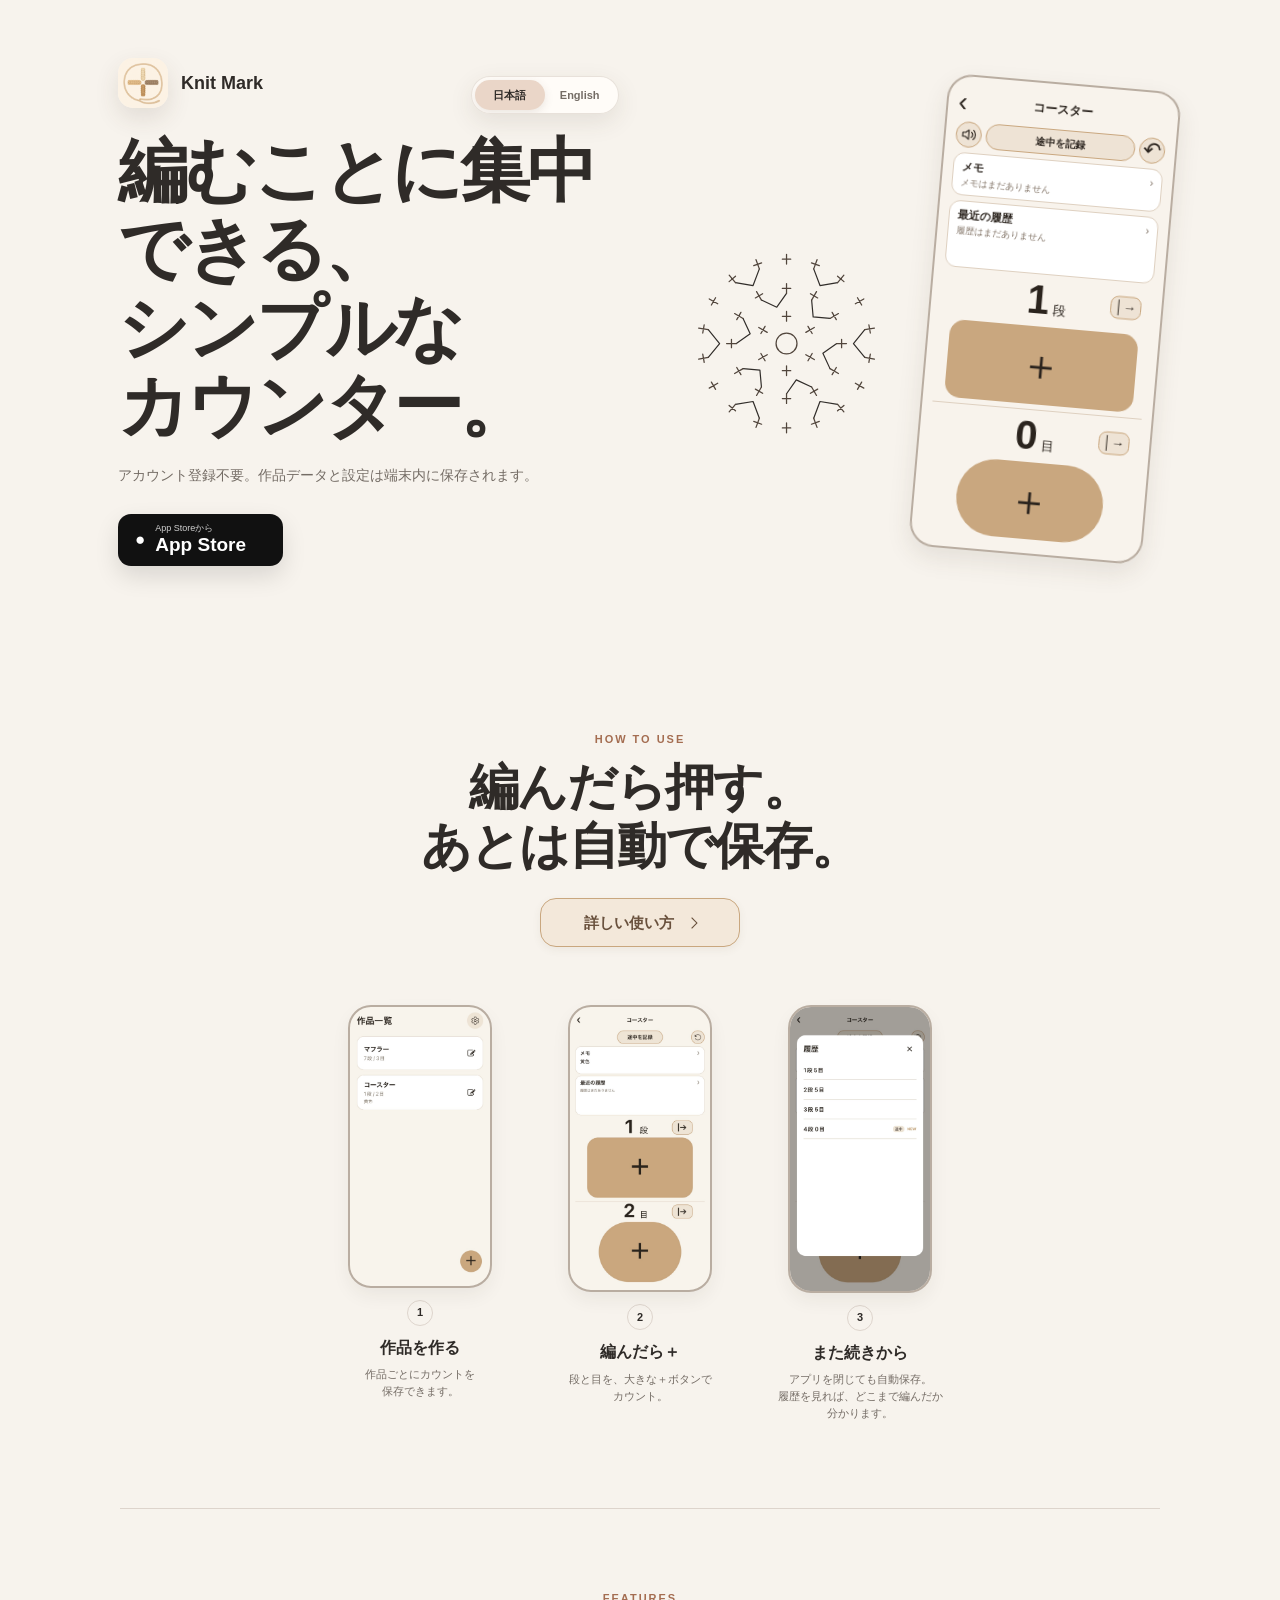
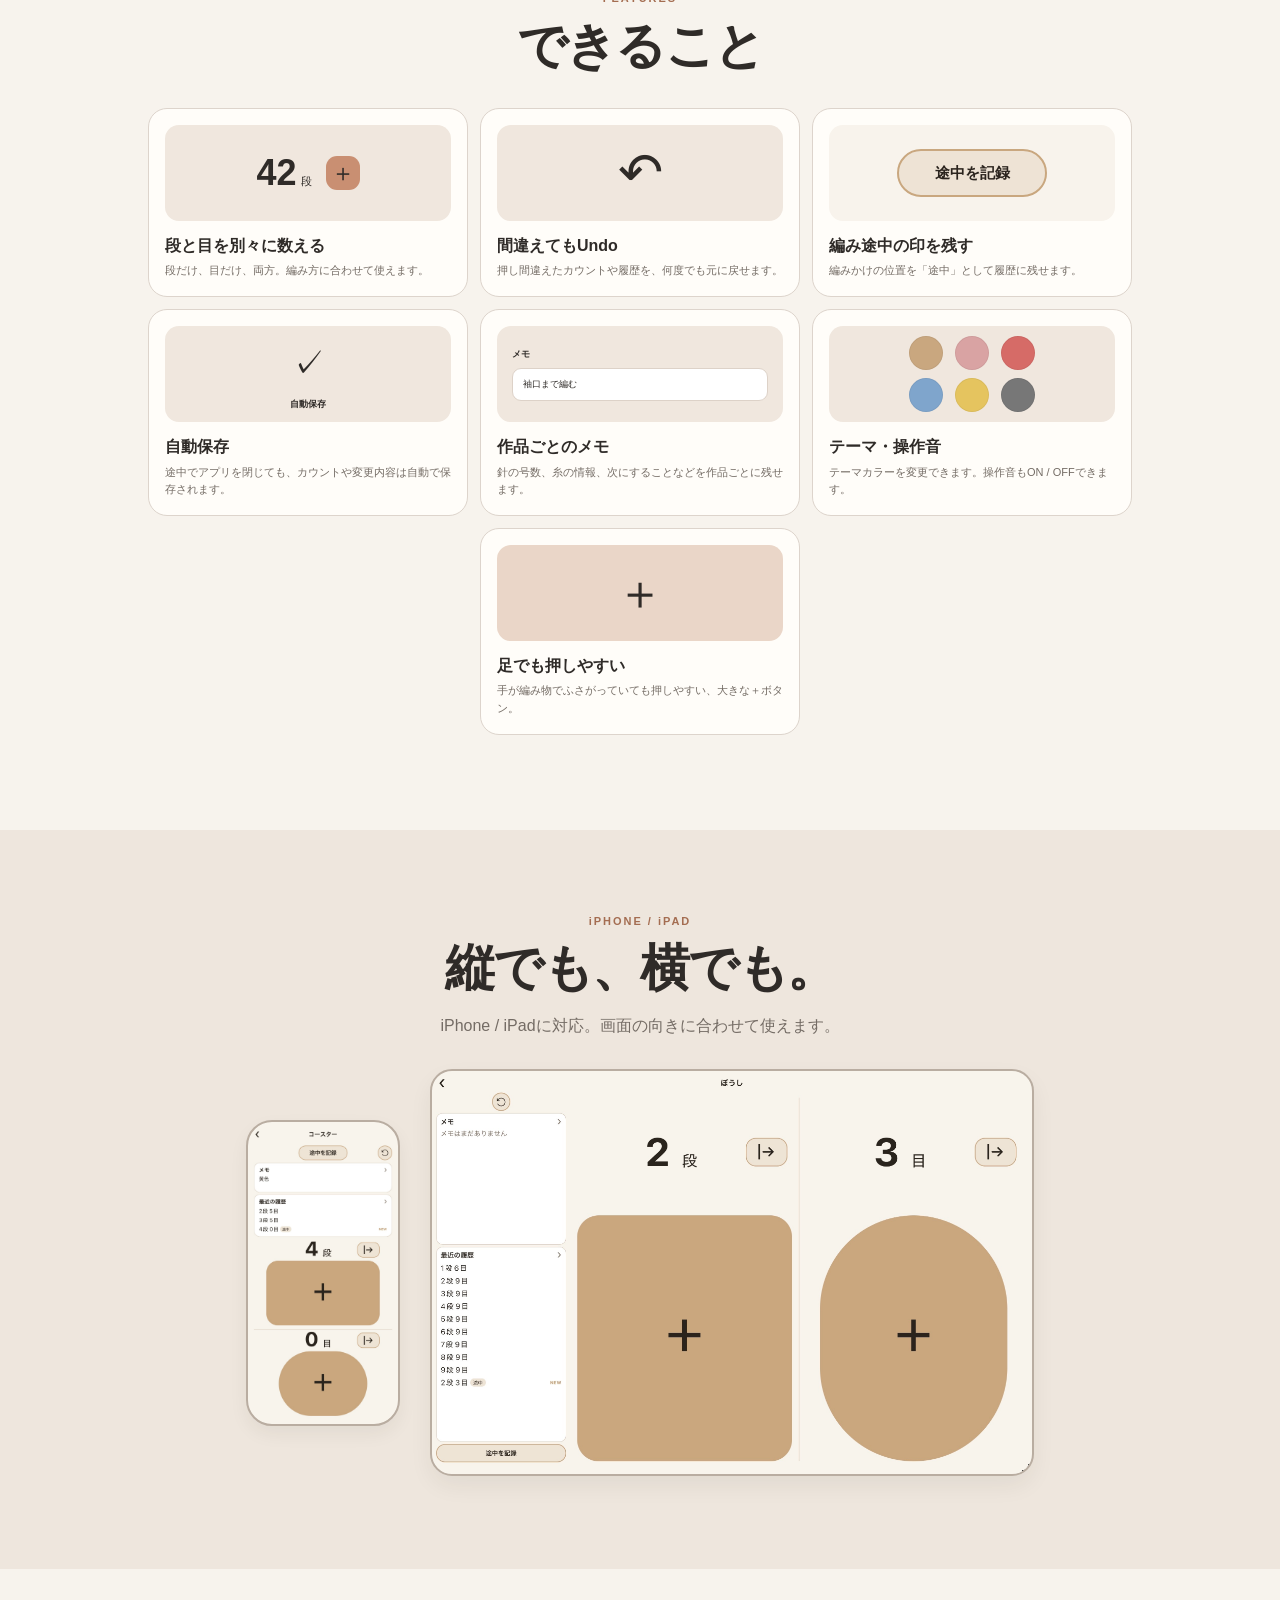
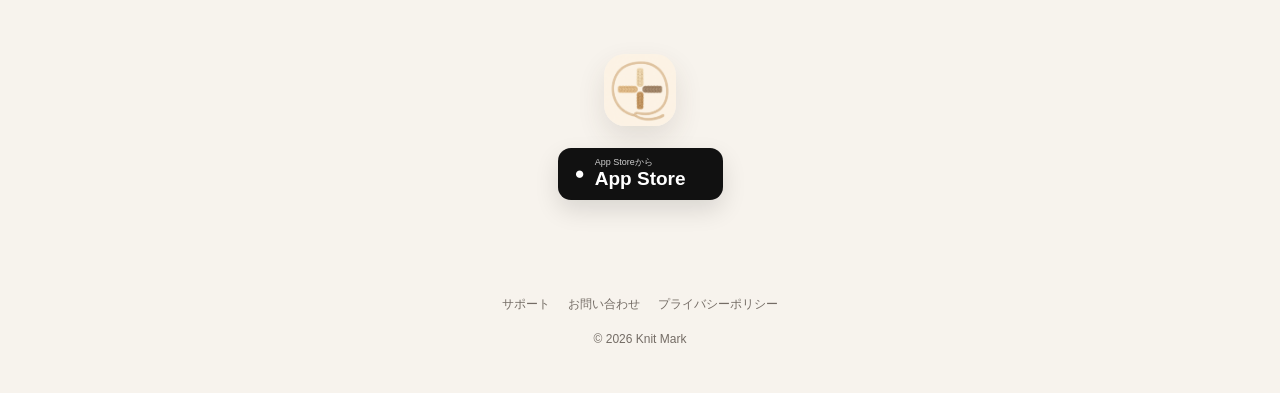
<file: index.html>
<!doctype html>
<html lang="ja">
<head>
  <meta charset="utf-8" />
  <meta name="viewport" content="width=device-width, initial-scale=1" />
  <meta name="theme-color" content="#f7f3ed" />
  <meta name="description" content="Knit Mark - 編み物の段数と目数を、シンプルに記録できるカウンターアプリ。" />
  <title>Knit Mark | 編み物カウンター</title>
  <link rel="stylesheet" href="./styles.css?v=20261116-ipad-title" />
  <link rel="icon" type="image/png" href="/KnitMark_share/assets/icon.png" />
  <link rel="apple-touch-icon" href="/KnitMark_share/assets/icon.png" />
</head>
<body>
  <main id="top">
    <section class="hero">
      <div class="hero-copy">
        <div class="hero-top">
          <div class="app-mark">
            <img src="./assets/icon.png" alt="" />
            <span>Knit Mark</span>
          </div>
          <button class="lang-switch" id="langToggle" type="button" aria-label="Switch language" aria-pressed="false">
            <span class="lang-track">
              <span class="lang-thumb"></span>
              <span class="lang-option lang-ja">日本語</span>
              <span class="lang-option lang-en">English</span>
            </span>
          </button>
        </div>
        <h1 class="hero-title"
            data-ja="<span class='hero-line hero-line-1'>編むことに集中</span><span class='hero-line hero-line-2'><span class='hero-line-2a'>できる、</span><span class='hero-line-2b'>シンプルな</span></span><span class='hero-line hero-line-3'>カウンター。</span><span class='hero-tablet-line'>編むことに集中できる、</span><span class='hero-tablet-line'>シンプルなカウンター。</span>"
            data-en="<span class='hero-line hero-line-1'>A simple counter</span><span class='hero-line hero-line-2'><span class='hero-line-2a'>that lets you</span><span class='hero-line-2b'>keep</span></span><span class='hero-line hero-line-3'>knitting.</span>">
          <span class="hero-line hero-line-1">編むことに集中</span>
          <span class="hero-line hero-line-2"><span class="hero-line-2a">できる、</span><span class="hero-line-2b">シンプルな</span></span>
          <span class="hero-line hero-line-3">カウンター。</span><span class='hero-tablet-line'>編むことに集中できる、</span><span class='hero-tablet-line'>シンプルなカウンター。</span>
        </h1>
        <p class="hero-note"
           data-ja="アカウント登録不要。作品データと設定は端末内に保存されます。"
           data-en="No account required. Project data and settings are stored on your device.">
          アカウント登録不要。作品データと設定は端末内に保存されます。
        </p>
        <div class="hero-actions">
          <a class="store-button" href="https://apps.apple.com/app/id6820805163" target="_blank" rel="noreferrer">
            <span class="store-icon">●</span>
            <span><small data-ja="App Storeから" data-en="Download on the">App Storeから</small><strong>App Store</strong></span>
          </a>

        </div>
      </div>

      <div class="hero-device hero-live" aria-label="Knit Mark app preview">
<div class="hero-chart usage-pattern-chart"><svg viewBox="0 0 320 320" role="img" aria-label="Circular crochet chart" data-pattern-chart></svg></div>
<div class="hero-counter" data-demo-mode="pattern">
<div class="hero-app-header"><span>‹</span><b data-ja="コースター" data-en="Coaster">コースター</b><span></span></div>
<div class="hero-app-actions"><span class="hero-app-round"><svg viewBox="0 0 24 24" width="16" height="16" fill="none" stroke="currentColor" stroke-width="1.7" stroke-linecap="round" stroke-linejoin="round"><path d="M3 9h4l5-4v14l-5-4H3zM16 8a6 6 0 0 1 0 8M19 5a10 10 0 0 1 0 14"/></svg></span><span class="hero-app-progress" data-ja="途中を記録" data-en="Save Progress">途中を記録</span><button class="hero-app-round" data-demo-action="undo" aria-label="Undo">↶</button></div>
<div class="hero-app-card hero-app-memo"><b data-ja="メモ" data-en="Note">メモ</b><span>›</span><small data-ja="メモはまだありません" data-en="No note yet">メモはまだありません</small></div>
<div class="hero-app-card hero-app-history"><b data-ja="最近の履歴" data-en="Recent History">最近の履歴</b><span>›</span><div data-demo-history></div></div>
<div class="hero-app-count"><div class="hero-app-value"><strong data-demo-value="row">0</strong><span data-ja="段" data-en="Rows">段</span><span class="hero-app-mark">│→</span></div><button data-demo-action="row" aria-label="Add row">＋</button></div>
<div class="hero-app-count hero-app-stitch"><div class="hero-app-value"><strong data-demo-value="stitch">0</strong><span data-ja="目" data-en="Stitches">目</span><span class="hero-app-mark">│→</span></div><button data-demo-action="stitch" aria-label="Add stitch">＋</button></div>
</div></div>
    </section>

    <section class="section-heading how-heading">
      <p class="kicker">HOW TO USE</p>
      <h2 data-ja="編んだら押す。<br>あとは自動で保存。" data-en="Tap as you knit.<br>Everything saves automatically.">
        編んだら押す。<br>あとは自動で保存。
      </h2>
      <a class="detail-link" href="./usage.html" data-ja="詳しい使い方" data-en="Detailed guide">詳しい使い方</a>
    </section>

    <section class="steps" aria-label="Knit Mark how to use">
      <article class="step">
        <div class="screen-crop step-screenshot">
          <img src="./assets/screenshots/projects.jpeg" data-ja-src="./assets/screenshots/projects.jpeg" data-en-src="./assets/screenshots/projects-eng.jpeg" alt="Knit Mark 作品一覧画面" />
        </div>
        <div class="step-copy">
          <span>1</span>
          <h3 data-ja="作品を作る" data-en="Create a project">作品を作る</h3>
          <p data-ja="作品ごとにカウントを<br>保存できます。" data-en="Save counts separately for each project.">作品ごとにカウントを<br>保存できます。</p>
        </div>
      </article>

      <article class="step">
        <div class="screen-crop step-screenshot">
          <img src="./assets/screenshots/counter.jpeg" data-ja-src="./assets/screenshots/counter.jpeg" data-en-src="./assets/screenshots/counter-eng.jpeg" alt="Knit Mark カウンター画面" />
        </div>
        <div class="step-copy">
          <span>2</span>
          <h3 data-ja="編んだら＋" data-en="Tap + as you knit">編んだら＋</h3>
          <p data-ja="段と目を、大きな＋ボタンで<br>カウント。" data-en="Count rows and stitches with large + buttons.">段と目を、大きな＋ボタンで<br>カウント。</p>
        </div>
      </article>

      <article class="step">
        <div class="screen-crop step-screenshot">
          <img src="./assets/screenshots/history-progress.jpeg" data-ja-src="./assets/screenshots/history-progress.jpeg" data-en-src="./assets/screenshots/history-progress-eng.jpeg" alt="Knit Mark 履歴画面" />
        </div>
        <div class="step-copy">
          <span>3</span>
          <h3 data-ja="また続きから" data-en="Continue later">また続きから</h3>
          <p data-ja="アプリを閉じても自動保存。<br>履歴を見れば、どこまで編んだか<br>分かります。" data-en="Everything is saved automatically. Check your history and continue where you left off.">
            アプリを閉じても自動保存。<br>履歴を見れば、どこまで編んだか<br>分かります。
          </p>
        </div>
      </article>
    </section>

    <section class="features">
      <div class="section-heading">
        <p class="kicker">FEATURES</p>
        <h2 data-ja="できること" data-en="What you can do">できること</h2>
      </div>

      <div class="feature-grid">
        <article class="feature-card">
          <div class="feature-demo count-mini">
            <span class="count-value"><strong>42</strong><span data-ja="段" data-en="Rows">段</span></span>
            <b>＋</b>
          </div>
          <h3 data-ja="段と目を別々に数える" data-en="Count rows and stitches separately">段と目を別々に数える</h3>
          <p data-ja="段だけ、目だけ、両方。編み方に合わせて使えます。" data-en="Track rows, stitches, or both to match the way you knit.">段だけ、目だけ、両方。編み方に合わせて使えます。</p>
        </article>

        <article class="feature-card">
          <div class="feature-demo undo-mini">↶</div>
          <h3 data-ja="間違えてもUndo" data-en="Undo mistakes">間違えてもUndo</h3>
          <p data-ja="押し間違えたカウントや履歴を、何度でも元に戻せます。" data-en="Undo mistaken counts and history as many times as needed.">押し間違えたカウントや履歴を、何度でも元に戻せます。</p>
        </article>

        <article class="feature-card">
          <div class="feature-demo progress-button-demo">
            <span class="progress-button" data-ja="途中を記録" data-en="Save Progress">途中を記録</span>
          </div>
          <h3 data-ja="編み途中の印を残す" data-en="Mark where you stopped">編み途中の印を残す</h3>
          <p data-ja="編みかけの位置を「途中」として履歴に残せます。" data-en="Save your current place as a Progress marker in history.">編みかけの位置を「途中」として履歴に残せます。</p>
        </article>

        <article class="feature-card">
          <div class="feature-demo autosave-mini">
            <span>✓</span>
            <small data-ja="自動保存" data-en="Auto Save">自動保存</small>
          </div>
          <h3 data-ja="自動保存" data-en="Auto save">自動保存</h3>
          <p data-ja="途中でアプリを閉じても、カウントや変更内容は自動で保存されます。" data-en="Counts and changes are saved automatically, even if you close the app.">途中でアプリを閉じても、カウントや変更内容は自動で保存されます。</p>
        </article>

        <article class="feature-card">
          <div class="feature-demo note-mini">
            <small data-ja="メモ" data-en="Note">メモ</small>
            <span data-ja="袖口まで編む" data-en="Knit to the cuff">袖口まで編む</span>
          </div>
          <h3 data-ja="作品ごとのメモ" data-en="Notes for each project">作品ごとのメモ</h3>
          <p data-ja="針の号数、糸の情報、次にすることなどを作品ごとに残せます。" data-en="Keep needle size, yarn details, and next steps with each project.">針の号数、糸の情報、次にすることなどを作品ごとに残せます。</p>
        </article>

        <article class="feature-card">
          <div class="feature-demo theme-palette" aria-label="Knit Mark theme colors">
            <span class="theme-dot beige"></span>
            <span class="theme-dot pink"></span>
            <span class="theme-dot red"></span>
            <span class="theme-dot blue"></span>
            <span class="theme-dot yellow"></span>
            <span class="theme-dot black"></span>
          </div>
          <h3 data-ja="テーマ・操作音" data-en="Themes and tap sounds">テーマ・操作音</h3>
          <p data-ja="テーマカラーを変更できます。操作音もON / OFFできます。" data-en="Choose a color theme and turn tap sounds on or off.">テーマカラーを変更できます。操作音もON / OFFできます。</p>
        </article>

        <article class="feature-card foot-card">
          <div class="feature-demo foot-mini">＋</div>
          <h3 data-ja="足でも押しやすい" data-en="Easy to tap with your foot">足でも押しやすい</h3>
          <p data-ja="手が編み物でふさがっていても押しやすい、大きな＋ボタン。" data-en="Large + buttons are easy to tap even when your hands are busy knitting.">手が編み物でふさがっていても押しやすい、大きな＋ボタン。</p>
        </article>
      </div>
    </section>

    <section class="device-section">
      <div class="section-heading">
        <p class="kicker">iPHONE / iPAD</p>
        <h2 data-ja="縦でも、横でも。" data-en="Portrait or landscape.">縦でも、横でも。</h2>
        <p data-ja="iPhone / iPadに対応。画面の向きに合わせて使えます。" data-en="Available on iPhone and iPad, in portrait or landscape.">iPhone / iPadに対応。画面の向きに合わせて使えます。</p>
      </div>

      <div class="device-showcase">
        <div class="screen-crop device-phone-shot">
          <img src="./assets/screenshots/counter-progress.jpeg" data-ja-src="./assets/screenshots/counter-progress.jpeg" data-en-src="./assets/screenshots/counter-progress-eng.jpeg" alt="Knit Mark iPhone縦画面" />
        </div>
        <div class="screen-crop ipad-shot">
          <img src="./assets/screenshots/ipad-landscape.jpeg" data-ja-src="./assets/screenshots/ipad-landscape.jpeg" data-en-src="./assets/screenshots/ipad-landscape-eng.jpeg" alt="Knit Mark iPad横画面" />
        </div>
      </div>
    </section>

    <section class="download-section">
      <img src="./assets/icon.png" alt="" />
      <a class="store-button" href="https://apps.apple.com/app/id6820805163" target="_blank" rel="noreferrer">
        <span class="store-icon">●</span>
        <span><small data-ja="App Storeから" data-en="Download on the">App Storeから</small><strong>App Store</strong></span>
      </a>
    </section>
  </main>

  <footer>
    <nav>
      <a href="./support/ja/" data-ja-href="./support/ja/" data-en-href="./support/" data-ja="サポート" data-en="Support">サポート</a>
      <a href="https://docs.google.com/forms/d/e/1FAIpQLScTfycUACW0nB-oMRpTWPwfped8-hMe3VPU91w6Vp2cTNvaTg/viewform?usp=publish-editor" target="_blank" rel="noreferrer" data-ja="お問い合わせ" data-en="Contact">お問い合わせ</a>
      <a href="./ja/privacy.html" data-ja-href="./ja/privacy.html" data-en-href="./privacy.html" data-ja="プライバシーポリシー" data-en="Privacy Policy">プライバシーポリシー</a>
    </nav>
    <p>© 2026 Knit Mark</p>
  </footer>

  <script src="./script.js?v=20261116-language-link"></script>
  <script src="./hero-demo.js?v=1"></script>
</body>
</html>
</file>
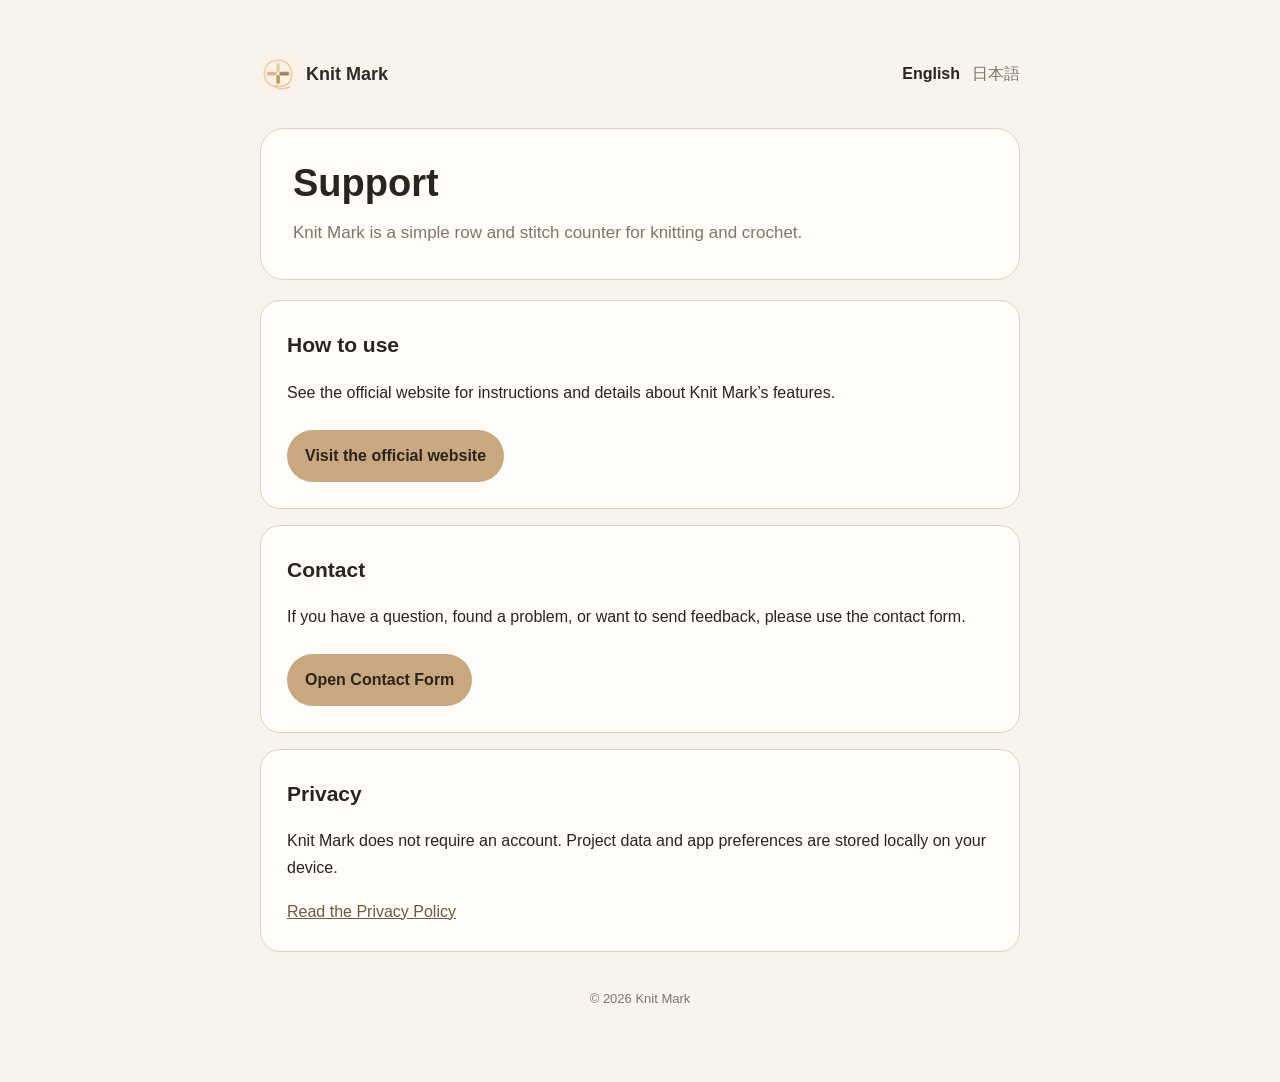
<file: support/index.html>
<!doctype html>
<html lang="en">
<head>
  <meta charset="utf-8">
  <meta name="viewport" content="width=device-width,initial-scale=1">
  <title>Knit Mark Support</title>
  <meta name="description" content="Support for Knit Mark, a row and stitch counter for knitting and crochet.">
  <link rel="stylesheet" href="./style.css?v=20261116-brand">
  <link rel="icon" type="image/png" href="/KnitMark_share/assets/icon.png" />
  <link rel="apple-touch-icon" href="/KnitMark_share/assets/icon.png" />
</head>
<body>
<main>
  <div class="topbar">
    <a class="brand" href="../"><img src="../assets/icon.png" alt=""><span>Knit Mark</span></a>
    <div class="lang"><a href="./" aria-current="page">English</a><a href="./ja/">日本語</a></div>
  </div>

  <section class="hero">
    <h1>Support</h1>
    <p class="lead">Knit Mark is a simple row and stitch counter for knitting and crochet.</p>
  </section>

  <section class="card">
    <h2>How to use</h2>
    <p>See the official website for instructions and details about Knit Mark’s features.</p>
    <a class="button" href="../">Visit the official website</a>
  </section>

  <section class="card">
    <h2>Contact</h2>
    <p>If you have a question, found a problem, or want to send feedback, please use the contact form.</p>
    <a class="button" href="https://docs.google.com/forms/d/e/1FAIpQLScTfycUACW0nB-oMRpTWPwfped8-hMe3VPU91w6Vp2cTNvaTg/viewform?usp=publish-editor" target="_blank" rel="noopener noreferrer">Open Contact Form</a>
  </section>

  <section class="card">
    <h2>Privacy</h2>
    <p>Knit Mark does not require an account. Project data and app preferences are stored locally on your device.</p>
    <a href="../privacy.html">Read the Privacy Policy</a>
  </section>

  <footer>© 2026 Knit Mark</footer>
</main>
</body>
</html>
</file>
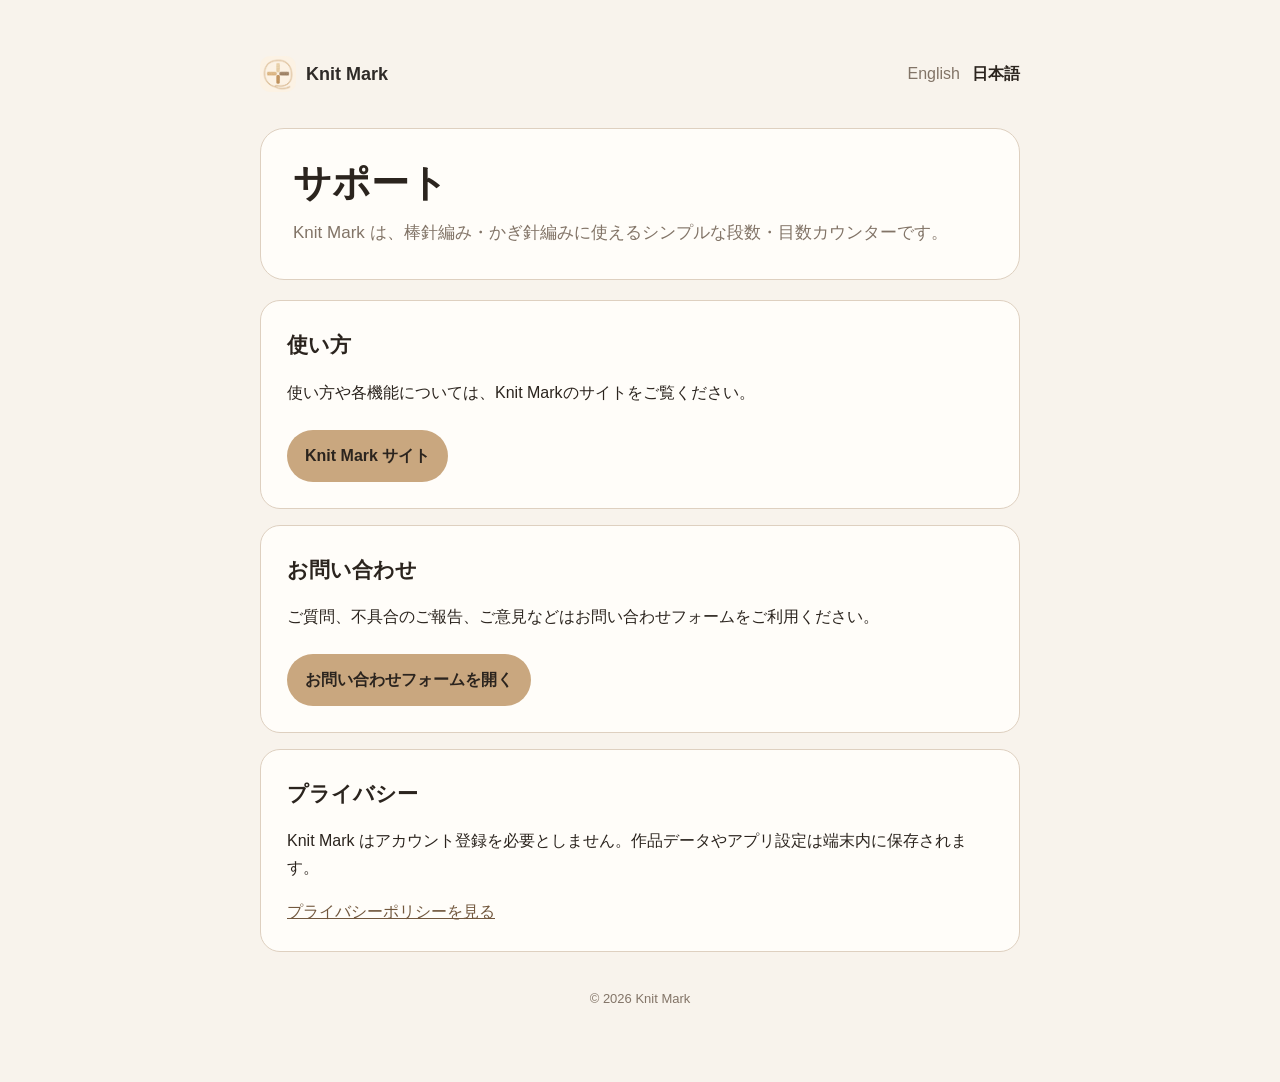
<file: support/ja/index.html>
<!doctype html>
<html lang="ja">
<head>
  <meta charset="utf-8">
  <meta name="viewport" content="width=device-width,initial-scale=1">
  <title>Knit Mark サポート</title>
  <meta name="description" content="棒針編み・かぎ針編みに使える段数・目数カウンター Knit Mark のサポートページです。">
  <link rel="stylesheet" href="../style.css?v=20261116-brand">
  <link rel="icon" type="image/png" href="/KnitMark_share/assets/icon.png" />
  <link rel="apple-touch-icon" href="/KnitMark_share/assets/icon.png" />
</head>
<body>
<main>
  <div class="topbar">
    <a class="brand" href="../../"><img src="../../assets/icon.png" alt=""><span>Knit Mark</span></a>
    <div class="lang"><a href="../">English</a><a href="./" aria-current="page">日本語</a></div>
  </div>

  <section class="hero">
    <h1>サポート</h1>
    <p class="lead">Knit Mark は、棒針編み・かぎ針編みに使えるシンプルな段数・目数カウンターです。</p>
  </section>

  <section class="card">
    <h2>使い方</h2>
    <p>使い方や各機能については、Knit Markのサイトをご覧ください。</p>
    <a class="button" href="../../">Knit Mark サイト</a>
  </section>

  <section class="card">
    <h2>お問い合わせ</h2>
    <p>ご質問、不具合のご報告、ご意見などはお問い合わせフォームをご利用ください。</p>
    <a class="button" href="https://docs.google.com/forms/d/e/1FAIpQLScTfycUACW0nB-oMRpTWPwfped8-hMe3VPU91w6Vp2cTNvaTg/viewform?usp=publish-editor" target="_blank" rel="noopener noreferrer">お問い合わせフォームを開く</a>
  </section>

  <section class="card">
    <h2>プライバシー</h2>
    <p>Knit Mark はアカウント登録を必要としません。作品データやアプリ設定は端末内に保存されます。</p>
    <a href="../../ja/privacy.html">プライバシーポリシーを見る</a>
  </section>

  <footer>© 2026 Knit Mark</footer>
</main>
</body>
</html>
</file>
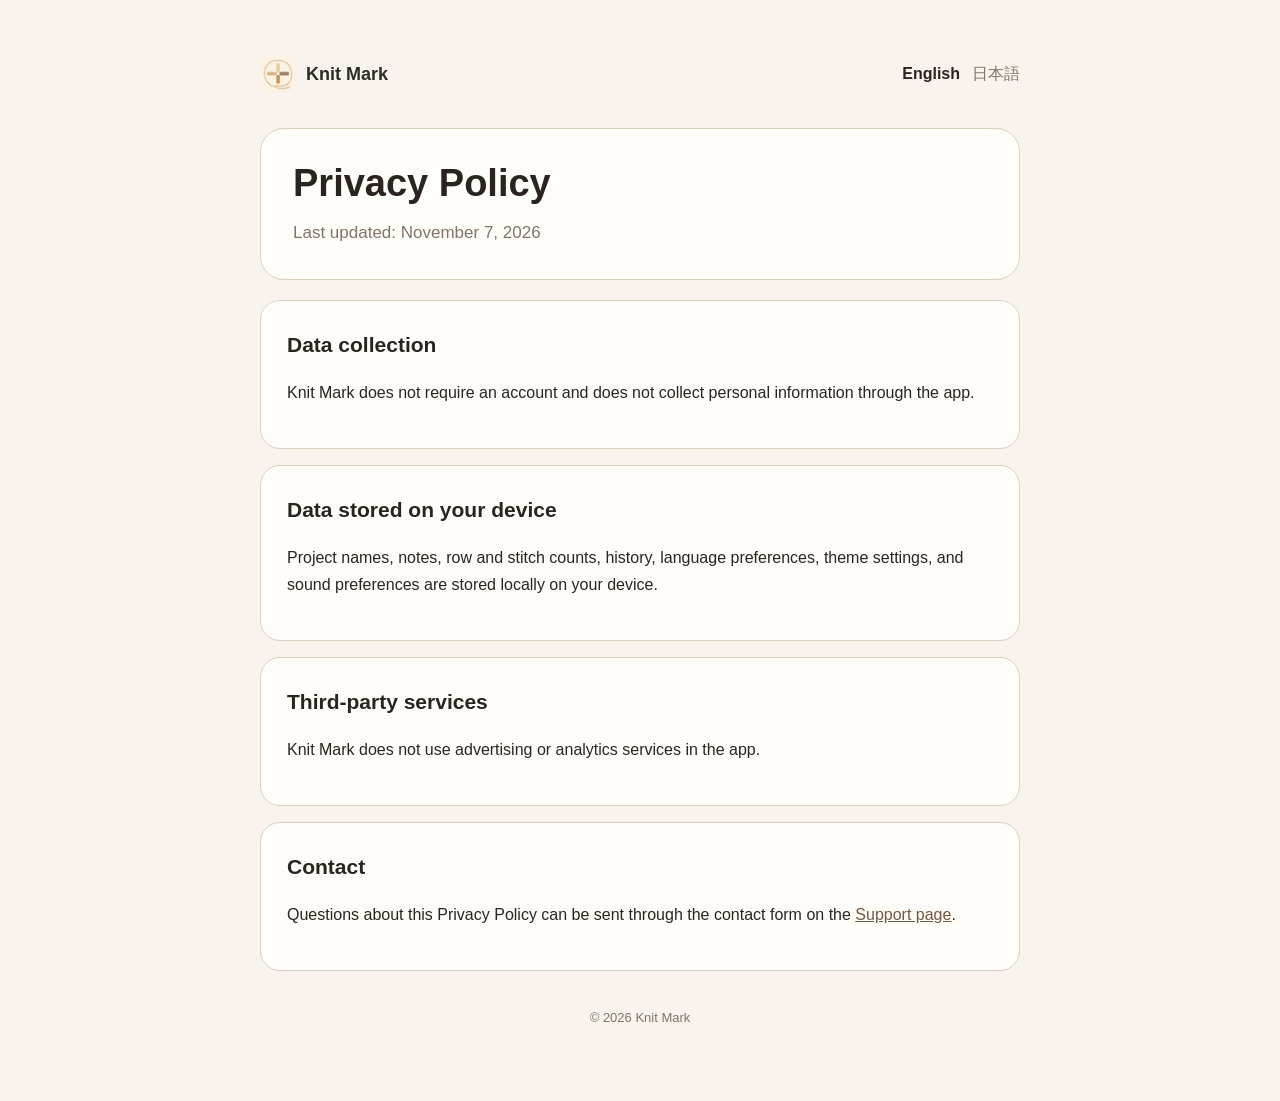
<file: privacy.html>
<!doctype html>
<html lang="en">
<head>
  <meta charset="utf-8">
  <meta name="viewport" content="width=device-width,initial-scale=1">
  <title>Privacy Policy — Knit Mark</title>
  <link rel="stylesheet" href="./support/style.css?v=20261116-brand">
  <link rel="icon" type="image/png" href="/KnitMark_share/assets/icon.png" />
  <link rel="apple-touch-icon" href="/KnitMark_share/assets/icon.png" />
</head>
<body>
<main>
  <div class="topbar">
    <a class="brand" href="./"><img src="./assets/icon.png" alt=""><span>Knit Mark</span></a>
    <div class="lang"><a href="./privacy.html" aria-current="page">English</a><a href="./ja/privacy.html">日本語</a></div>
  </div>
  <section class="hero">
    <h1>Privacy Policy</h1>
    <p class="lead">Last updated: November 7, 2026</p>
  </section>
  <section class="card">
    <h2>Data collection</h2>
    <p>Knit Mark does not require an account and does not collect personal information through the app.</p>
  </section>
  <section class="card">
    <h2>Data stored on your device</h2>
    <p>Project names, notes, row and stitch counts, history, language preferences, theme settings, and sound preferences are stored locally on your device.</p>
  </section>
  <section class="card">
    <h2>Third-party services</h2>
    <p>Knit Mark does not use advertising or analytics services in the app.</p>
  </section>
  <section class="card">
    <h2>Contact</h2>
    <p>Questions about this Privacy Policy can be sent through the contact form on the <a href="./support/">Support page</a>.</p>
  </section>
  <footer>© 2026 Knit Mark</footer>
</main>
</body>
</html>
</file>
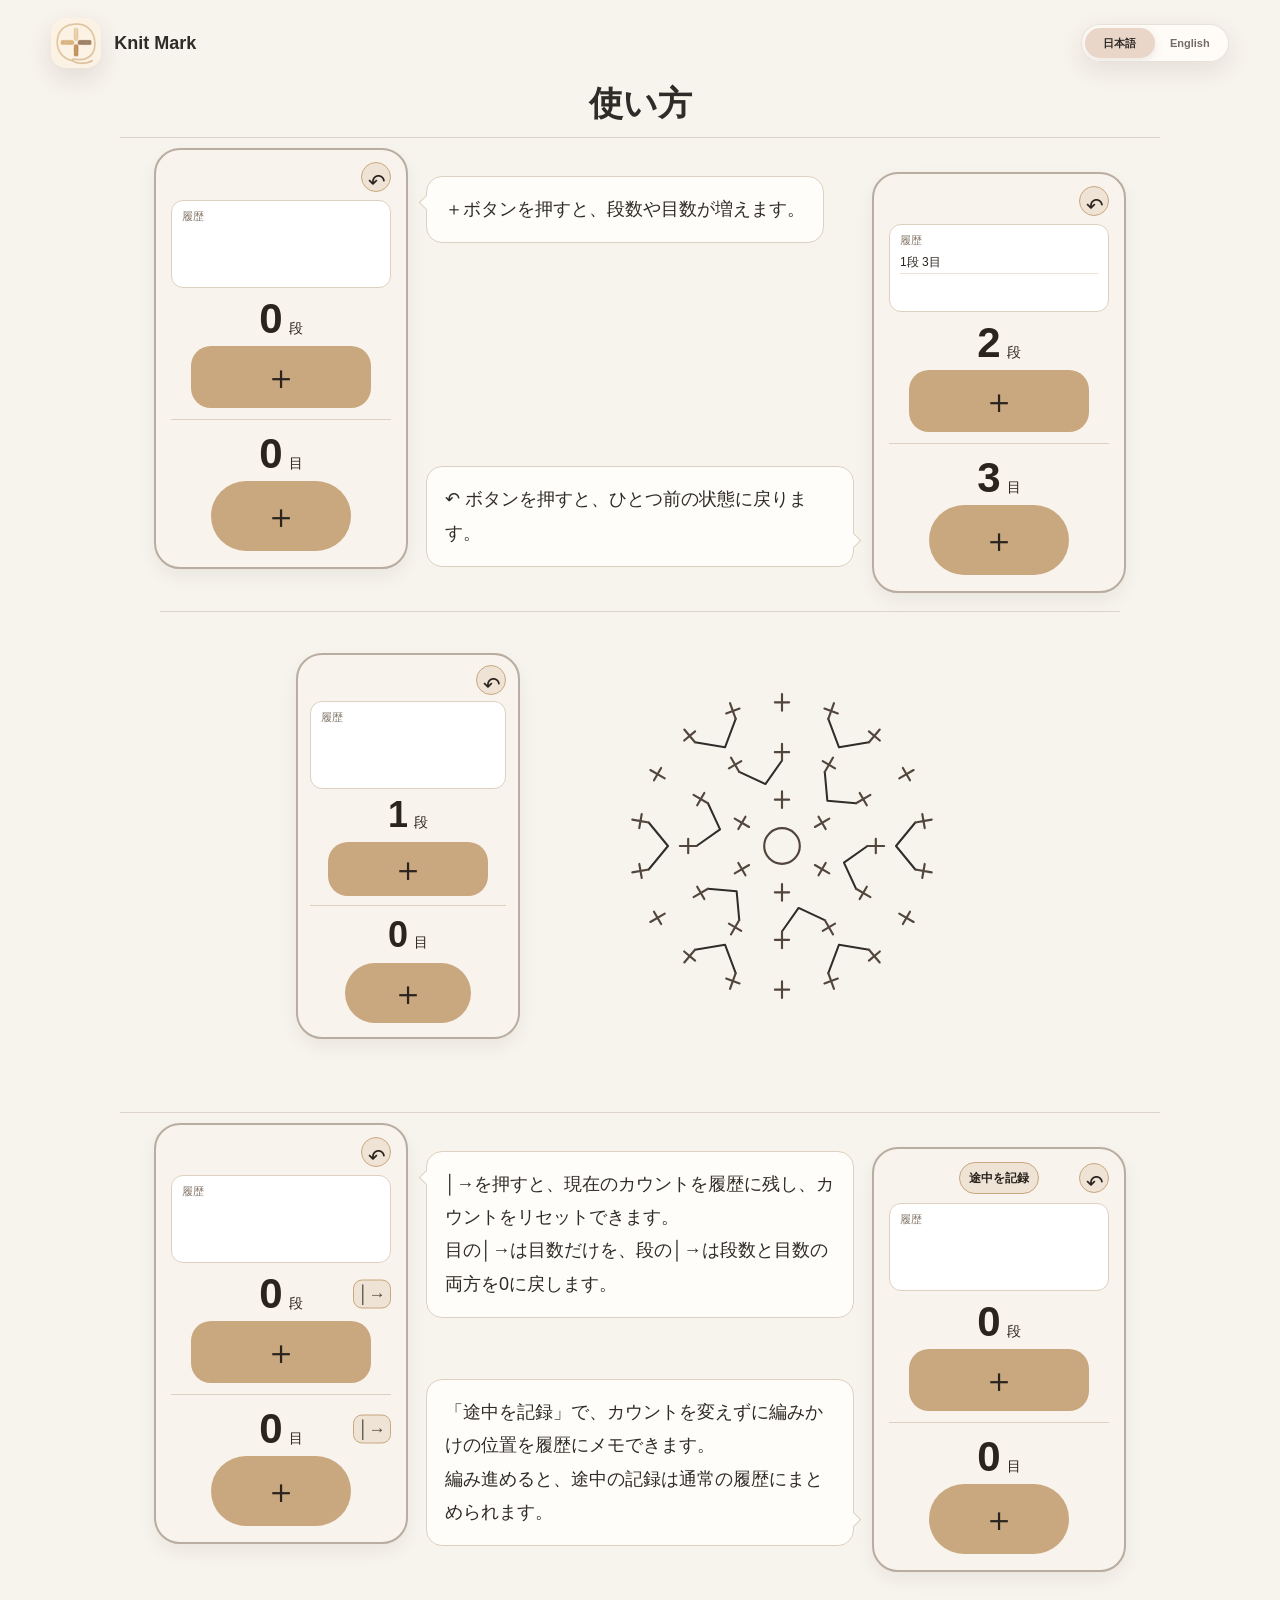
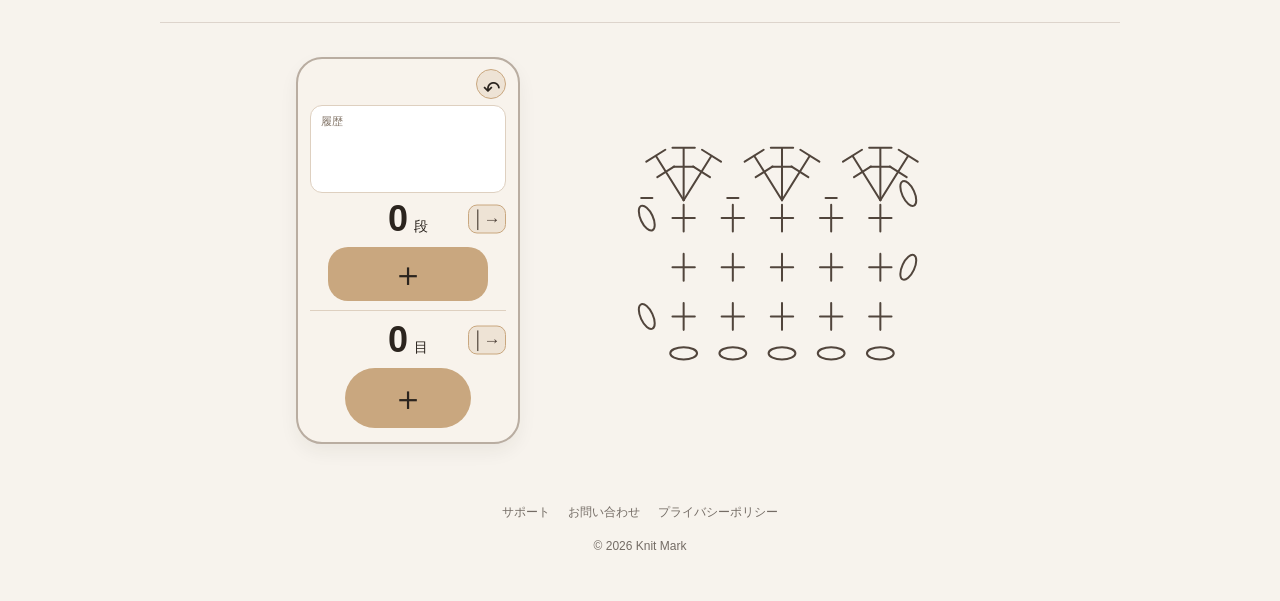
<file: usage.html>
<!doctype html>
<html lang="ja">
<head>
  <meta charset="utf-8" />
  <meta name="viewport" content="width=device-width, initial-scale=1" />
  <meta name="theme-color" content="#f7f3ed" />
  <meta name="description" content="Knit Mark の詳しい使い方。作品の作成、段・目のカウント、履歴、Undo、途中記録などを説明します。" />
  <title>Knit Mark | 使い方</title>
  <link rel="stylesheet" href="./styles.css?v=20261116-two-history-rows" />
  <link rel="icon" type="image/png" href="/KnitMark_share/assets/icon.png" />
  <link rel="apple-touch-icon" href="/KnitMark_share/assets/icon.png" />
</head>
<body data-title-ja="Knit Mark | 使い方" data-title-en="Knit Mark | How to Use">
  <main class="usage-page">
    <header class="usage-header">
      <div class="hero-top">
        <a class="app-mark" href="./">
          <img src="./assets/icon.png" alt="" />
          <span>Knit Mark</span>
        </a>
        <button class="lang-switch" id="langToggle" type="button" aria-label="Switch language" aria-pressed="false">
          <span class="lang-track">
            <span class="lang-thumb"></span>
            <span class="lang-option lang-ja">日本語</span>
            <span class="lang-option lang-en">English</span>
          </span>
        </button>
      </div>
      <h1 class="usage-page-title" data-ja="使い方" data-en="How to Use">使い方</h1>
    </header>

    <section class="usage-section usage-button-pair">
      <div class="usage-button-step"><div class="usage-counter-demo" data-demo-mode="forward" aria-label="Counter demonstration">
<div class="usage-demo-top"><button type="button" data-demo-action="undo" aria-label="Undo">↶</button></div>
<div class="usage-demo-history"><span data-ja="履歴" data-en="History">履歴</span><div data-demo-history></div></div>
<div class="usage-demo-count"><div class="usage-demo-value"><strong data-demo-value="row">0</strong><span data-ja="段" data-en="Rows">段</span></div><button type="button" data-demo-action="row" aria-label="Add row">＋</button></div>
<div class="usage-demo-divider"></div><div class="usage-demo-count"><div class="usage-demo-value"><strong data-demo-value="stitch">0</strong><span data-ja="目" data-en="Stitches">目</span></div><button type="button" data-demo-action="stitch" aria-label="Add stitch">＋</button></div>
</div><div class="usage-copy"><p data-ja="＋ボタンを押すと、段数や目数が増えます。" data-en="Tap + to increase the row or stitch count.">＋ボタンを押すと、段数や目数が増えます。</p></div></div>
      <div class="usage-button-step usage-button-step-reverse"><div class="usage-copy"><p data-ja="↶ ボタンを押すと、ひとつ前の状態に戻ります。" data-en="Tap ↶ to undo the last action.">↶ ボタンを押すと、ひとつ前の状態に戻ります。</p></div><div class="usage-counter-demo" data-demo-mode="undo" aria-label="Counter demonstration">
<div class="usage-demo-top"><button type="button" data-demo-action="undo" aria-label="Undo">↶</button></div>
<div class="usage-demo-history"><span data-ja="履歴" data-en="History">履歴</span><div data-demo-history></div></div>
<div class="usage-demo-count"><div class="usage-demo-value"><strong data-demo-value="row">2</strong><span data-ja="段" data-en="Rows">段</span></div><button type="button" data-demo-action="row" aria-label="Add row">＋</button></div>
<div class="usage-demo-divider"></div><div class="usage-demo-count"><div class="usage-demo-value"><strong data-demo-value="stitch">3</strong><span data-ja="目" data-en="Stitches">目</span></div><button type="button" data-demo-action="stitch" aria-label="Add stitch">＋</button></div>
</div></div>
    </section>

    <section class="usage-section usage-pattern-pair"><div class="usage-counter-demo" data-demo-mode="pattern" aria-label="Counter demonstration">
<div class="usage-demo-top"><button type="button" data-demo-action="undo" aria-label="Undo">↶</button></div>
<div class="usage-demo-history"><span data-ja="履歴" data-en="History">履歴</span><div data-demo-history></div></div>
<div class="usage-demo-count"><div class="usage-demo-value"><strong data-demo-value="row">0</strong><span data-ja="段" data-en="Rows">段</span></div><button type="button" data-demo-action="row" aria-label="Add row">＋</button></div>
<div class="usage-demo-divider"></div><div class="usage-demo-count"><div class="usage-demo-value"><strong data-demo-value="stitch">0</strong><span data-ja="目" data-en="Stitches">目</span></div><button type="button" data-demo-action="stitch" aria-label="Add stitch">＋</button></div>
</div><div class="usage-pattern-chart"><svg viewBox="0 0 320 320" role="img" aria-label="Circular crochet chart" data-pattern-chart></svg></div></section>
    <section class="usage-section usage-button-pair usage-extra-pair">
      <div class="usage-button-step"><div class="usage-counter-demo" data-demo-mode="marks" aria-label="Counter demonstration">
<div class="usage-demo-top"><button type="button" data-demo-action="undo" aria-label="Undo">↶</button></div>
<div class="usage-demo-history"><span data-ja="履歴" data-en="History">履歴</span><div data-demo-history></div></div>
<div class="usage-demo-count"><div class="usage-demo-value"><strong data-demo-value="row">0</strong><span data-ja="段" data-en="Rows">段</span><button class="usage-mark-button" data-demo-action="mark-row" aria-label="Mark rows">│→</button></div><button type="button" data-demo-action="row" aria-label="Add row">＋</button></div>
<div class="usage-demo-divider"></div><div class="usage-demo-count"><div class="usage-demo-value"><strong data-demo-value="stitch">0</strong><span data-ja="目" data-en="Stitches">目</span><button class="usage-mark-button" data-demo-action="mark-stitch" aria-label="Mark stitches">│→</button></div><button type="button" data-demo-action="stitch" aria-label="Add stitch">＋</button></div>
</div><div class="usage-copy"><p data-ja="│→を押すと、現在のカウントを履歴に残し、カウントをリセットできます。<br>目の│→は目数だけを、段の│→は段数と目数の両方を0に戻します。" data-en="Tap │→ to save the current count to history and reset the count.<br>The stitch │→ resets only the stitch count to zero, while the row │→ resets both the row and stitch counts to zero.">│→を押すと、現在のカウントを履歴に残し、カウントをリセットできます。<br>目の│→は目数だけを、段の│→は段数と目数の両方を0に戻します。</p></div></div>
      <div class="usage-button-step usage-button-step-reverse"><div class="usage-copy"><p data-ja="「途中を記録」で、カウントを変えずに編みかけの位置を履歴にメモできます。<br>編み進めると、途中の記録は通常の履歴にまとめられます。" data-en="Use Save Progress to note where you left off in the history without changing the count.<br>As you continue knitting, the saved progress is merged into the regular history.">「途中を記録」で、カウントを変えずに編みかけの位置を履歴にメモできます。<br>編み進めると、途中の記録は通常の履歴にまとめられます。</p></div><div class="usage-counter-demo" data-demo-mode="progress" aria-label="Counter demonstration">
<div class="usage-demo-top usage-progress-top"><button class="usage-progress-button" type="button" data-demo-action="progress" data-ja="途中を記録" data-en="Save Progress">途中を記録</button><button type="button" data-demo-action="undo" aria-label="Undo">↶</button></div>
<div class="usage-demo-history"><span data-ja="履歴" data-en="History">履歴</span><div data-demo-history></div></div>
<div class="usage-demo-count"><div class="usage-demo-value"><strong data-demo-value="row">0</strong><span data-ja="段" data-en="Rows">段</span></div><button type="button" data-demo-action="row" aria-label="Add row">＋</button></div>
<div class="usage-demo-divider"></div><div class="usage-demo-count"><div class="usage-demo-value"><strong data-demo-value="stitch">0</strong><span data-ja="目" data-en="Stitches">目</span></div><button type="button" data-demo-action="stitch" aria-label="Add stitch">＋</button></div>
</div></div>
    </section>
    <section class="usage-section usage-pattern-pair"><div class="usage-counter-demo" data-demo-mode="flat-pattern" aria-label="Counter demonstration">
<div class="usage-demo-top"><button type="button" data-demo-action="undo" aria-label="Undo">↶</button></div>
<div class="usage-demo-history"><span data-ja="履歴" data-en="History">履歴</span><div data-demo-history></div></div>
<div class="usage-demo-count"><div class="usage-demo-value"><strong data-demo-value="row">0</strong><span data-ja="段" data-en="Rows">段</span><button class="usage-mark-button" data-demo-action="mark-row" aria-label="Mark rows">│→</button></div><button type="button" data-demo-action="row" aria-label="Add row">＋</button></div>
<div class="usage-demo-divider"></div><div class="usage-demo-count"><div class="usage-demo-value"><strong data-demo-value="stitch">0</strong><span data-ja="目" data-en="Stitches">目</span><button class="usage-mark-button" data-demo-action="mark-stitch" aria-label="Mark stitches">│→</button></div><button type="button" data-demo-action="stitch" aria-label="Add stitch">＋</button></div>
</div><div class="usage-pattern-chart"><svg viewBox="0 0 340 230" role="img" aria-label="Flat crochet chart" data-flat-chart></svg></div></section>

  </main>

  <footer>
    <nav>
      <a href="./support/ja/" data-ja-href="./support/ja/" data-en-href="./support/" data-ja="サポート" data-en="Support">サポート</a>
      <a href="https://docs.google.com/forms/d/e/1FAIpQLScTfycUACW0nB-oMRpTWPwfped8-hMe3VPU91w6Vp2cTNvaTg/viewform?usp=publish-editor" target="_blank" rel="noreferrer" data-ja="お問い合わせ" data-en="Contact">お問い合わせ</a>
      <a href="./ja/privacy.html" data-ja-href="./ja/privacy.html" data-en-href="./privacy.html" data-ja="プライバシーポリシー" data-en="Privacy Policy">プライバシーポリシー</a>
    </nav>
    <p>© 2026 Knit Mark</p>
  </footer>
  <script src="./script.js?v=20261116-language-link"></script>
  <script src="./usage-demo.js?v=20261116-demo-sequences"></script>
</body>
</html>
</file>
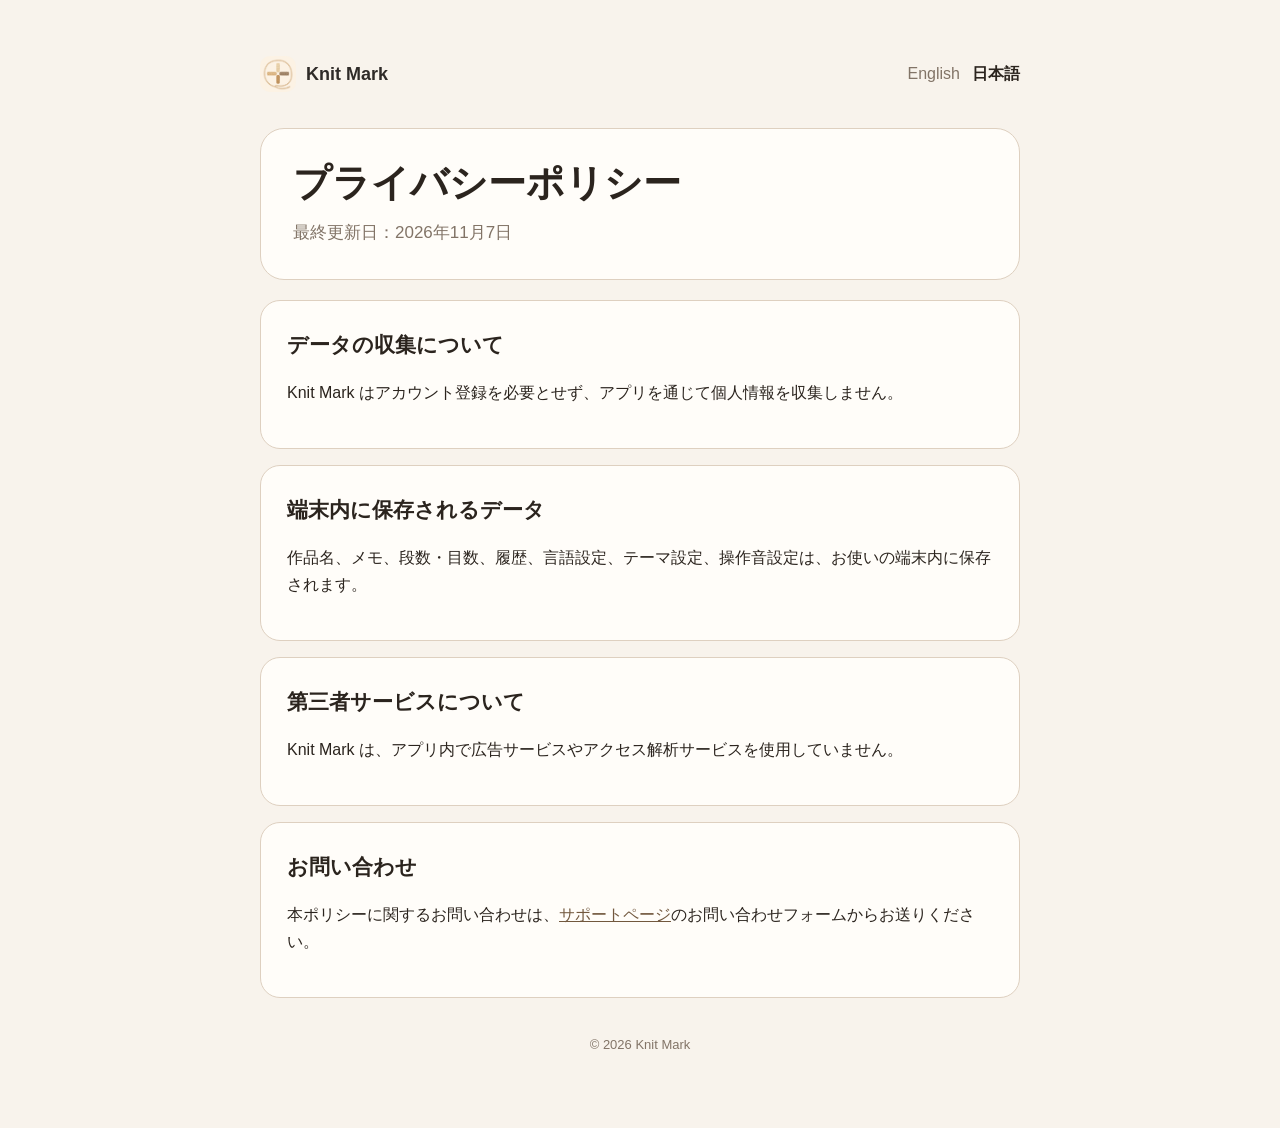
<file: ja/privacy.html>
<!doctype html>
<html lang="ja">
<head>
  <meta charset="utf-8">
  <meta name="viewport" content="width=device-width,initial-scale=1">
  <title>プライバシーポリシー — Knit Mark</title>
  <link rel="stylesheet" href="../support/style.css?v=20261116-brand">
  <link rel="icon" type="image/png" href="/KnitMark_share/assets/icon.png" />
  <link rel="apple-touch-icon" href="/KnitMark_share/assets/icon.png" />
</head>
<body>
<main>
  <div class="topbar">
    <a class="brand" href="../"><img src="../assets/icon.png" alt=""><span>Knit Mark</span></a>
    <div class="lang"><a href="../privacy.html">English</a><a href="./privacy.html" aria-current="page">日本語</a></div>
  </div>
  <section class="hero">
    <h1>プライバシーポリシー</h1>
    <p class="lead">最終更新日：2026年11月7日</p>
  </section>
  <section class="card">
    <h2>データの収集について</h2>
    <p>Knit Mark はアカウント登録を必要とせず、アプリを通じて個人情報を収集しません。</p>
  </section>
  <section class="card">
    <h2>端末内に保存されるデータ</h2>
    <p>作品名、メモ、段数・目数、履歴、言語設定、テーマ設定、操作音設定は、お使いの端末内に保存されます。</p>
  </section>
  <section class="card">
    <h2>第三者サービスについて</h2>
    <p>Knit Mark は、アプリ内で広告サービスやアクセス解析サービスを使用していません。</p>
  </section>
  <section class="card">
    <h2>お問い合わせ</h2>
    <p>本ポリシーに関するお問い合わせは、<a href="../support/ja/">サポートページ</a>のお問い合わせフォームからお送りください。</p>
  </section>
  <footer>© 2026 Knit Mark</footer>
</main>
</body>
</html>
</file>
<file: styles.css>
:root{
  --bg:#f7f3ed;
  --surface:#fffdf9;
  --surface-2:#f0e7de;
  --text:#2f2b28;
  --muted:#746c65;
  --line:#ddd4cc;
  --accent:#c98f72;
  --shadow:0 22px 55px rgba(69,54,43,.12);
}
*{box-sizing:border-box}
html{scroll-behavior:smooth}
body{
  margin:0;
  background:var(--bg);
  color:var(--text);
  font-family:-apple-system,BlinkMacSystemFont,"Segoe UI","Noto Sans JP",sans-serif;
  line-height:1.7;
}
a{color:inherit;text-decoration:none}
button{font:inherit;color:inherit}

.hero{
  max-width:1100px;
  margin:0 auto;
  padding:58px 28px 86px;
  display:grid;
  grid-template-columns:1.05fr .95fr;
  gap:56px;
  align-items:center;
}
.app-mark{display:flex;align-items:center;gap:13px;font-size:18px;font-weight:800}
.app-mark img{width:50px;height:50px;border-radius:15px;box-shadow:0 10px 24px rgba(72,55,43,.12)}
h1{
  margin:24px 0 18px;
  font-size:clamp(42px,5.5vw,70px);
  line-height:1.08;
  letter-spacing:-.045em;
}
.hero-note{max-width:610px;margin:0;color:var(--muted);font-size:14px}
.hero-actions{display:flex;align-items:center;gap:12px;flex-wrap:wrap;margin-top:27px}
.store-button{
  display:inline-flex;
  align-items:center;
  gap:10px;
  min-width:165px;
  padding:10px 17px;
  border-radius:13px;
  background:#111;
  color:#fff;
  box-shadow:0 10px 25px rgba(0,0,0,.12);
}
.store-button small{display:block;font-size:9px;line-height:1.1;opacity:.8}
.store-button strong{display:block;font-size:19px;line-height:1.15}
.store-icon{font-size:17px}
.lang-button{
  border:1px solid var(--line);
  background:var(--surface);
  border-radius:999px;
  padding:9px 14px;
  cursor:pointer;
  font-weight:700;
}
.hero-device{display:flex;justify-content:center}

.phone{
  position:relative;
  border:7px solid #302c29;
  background:#302c29;
  border-radius:34px;
  box-shadow:var(--shadow);
}
.phone:before{
  content:"";
  position:absolute;
  top:6px;
  left:50%;
  transform:translateX(-50%);
  width:62px;
  height:16px;
  border-radius:999px;
  background:#302c29;
  z-index:3;
}
.phone-large{width:245px}
.phone-small{width:168px;border-width:6px;border-radius:28px}
.phone-device{width:180px;border-radius:30px}
.phone-screen{
  position:relative;
  overflow:hidden;
  background:#fbf5ee;
  border-radius:27px;
  min-height:460px;
  padding:28px 12px 12px;
}
.phone-small .phone-screen{min-height:326px;border-radius:21px;padding:22px 8px 9px}
.phone-device .phone-screen{min-height:350px;border-radius:23px;padding:23px 9px 10px}

.mock-top,.simple-title{
  display:grid;
  grid-template-columns:28px 1fr 28px;
  align-items:center;
  text-align:center;
  font-size:12px;
}
.phone-small .simple-title,.phone-device .simple-title{grid-template-columns:22px 1fr 22px;font-size:9px}
.mock-top>span:first-child,.simple-title>span:first-child{text-align:left}
.mock-top>span:last-child,.simple-title>span:last-child{text-align:right}
.mock-tools{display:flex;align-items:center;justify-content:space-between;margin:12px 0 9px}
.mock-tools button{height:29px;min-width:29px;border:1px solid #cfa98f;border-radius:999px;background:#f0dfd2;font-size:10px}
.mock-tools .progress{padding:0 11px;font-weight:700}
.mock-card{display:grid;gap:2px;margin:6px 0;padding:7px 8px;border:1px solid #e4d8cd;border-radius:11px;background:#fffaf6}
.mock-card b{font-size:9px}
.mock-card span{font-size:8px;color:#615951}
.mock-card em,.history-row em{font-style:normal;font-size:7px;color:#b56f53}
.big-count{padding:6px 0 2px;text-align:center}
.big-count>div{position:relative;display:flex;justify-content:center;align-items:baseline;gap:4px}
.big-count strong{font-size:31px;line-height:1}
.big-count span{font-size:11px}
.big-count>div button{position:absolute;right:2px;top:0;border:1px solid #cfa98f;background:#f0dfd2;border-radius:9px;padding:3px 6px;font-size:10px}
.big-plus{
  display:grid;
  place-items:center;
  width:80%;
  height:52px;
  margin:7px auto 0;
  border:0;
  border-radius:18px;
  background:var(--accent);
  font-size:37px;
  line-height:1;
}
.big-plus.round{width:58%;border-radius:999px}
.screen-divider{height:1px;background:#e5d9ce;margin:4px 8px}

.section-heading{
  max-width:760px;
  margin:0 auto;
  padding:78px 28px 32px;
  text-align:center;
}
.section-heading h2{
  margin:0;
  font-size:clamp(31px,4.5vw,50px);
  line-height:1.18;
  letter-spacing:-.035em;
}
.section-heading>p:last-child{margin:14px auto 0;color:var(--muted)}
.kicker{margin:0 0 9px;color:#a46d51;font-size:11px;font-weight:800;letter-spacing:.18em}

.steps{
  display:flex;
  align-items:flex-start;
  gap:0;
  overflow-x:auto;
  scroll-snap-type:x mandatory;
  scrollbar-width:none;
  padding:20px max(28px,calc((100vw - 168px)/2)) 82px;
  -webkit-overflow-scrolling:touch;
}
.steps::-webkit-scrollbar{display:none}
.step{
  flex:0 0 214px;
  min-width:214px;
  margin-left:-46px;
  scroll-snap-align:center;
  position:relative;
  display:flex;
  flex-direction:column;
  align-items:center;
}
.step:first-child{margin-left:0}
.step:nth-child(1){z-index:3}
.step:nth-child(2){z-index:2}
.step:nth-child(3){z-index:1}
.step-copy{width:180px;padding-top:14px;text-align:center}
.step-copy>span{
  display:grid;
  place-items:center;
  width:26px;height:26px;margin:0 auto 8px;
  border:1px solid var(--line);border-radius:50%;
  font-size:11px;font-weight:800
}
.step-copy h3{margin:0 0 5px;font-size:16px}
.step-copy p{margin:0;color:var(--muted);font-size:11px;line-height:1.55}
.list-screen{background:#faf6f0}
.project-card{display:grid;gap:2px;margin:10px 0;padding:10px;border:1px solid #e3d8ce;border-radius:11px;background:#fff}
.project-card b{font-size:9px}
.project-card small{font-size:8px;color:#736a62}
.floating-plus{position:absolute;right:11px;bottom:12px;width:38px;height:38px;border:0;border-radius:50%;background:var(--accent);font-size:23px}
.count-only-screen{display:flex;flex-direction:column}
.center-count{display:flex;flex:1;flex-direction:column;align-items:center;justify-content:center}
.center-count strong{font-size:36px;line-height:1}
.center-count span{font-size:9px;margin-top:3px}
.phone-small .big-plus,.phone-device .big-plus{height:44px;font-size:29px;border-radius:15px}
.phone-small .big-plus.round,.phone-device .big-plus.round{border-radius:999px}
.history-row{position:relative;display:grid;gap:2px;margin:7px 0;padding:9px 8px;border:1px solid #e3d8ce;border-radius:10px;background:#fff}
.history-row small{font-size:7px;color:#8a8179}
.history-row b{font-size:9px}
.history-row em{position:absolute;right:7px;top:7px}
.history-row.active{background:#f3e7dd}

.features{
  max-width:1040px;
  margin:0 auto;
  padding:0 28px 95px;
  border-top:1px solid var(--line);
}
.features .section-heading{padding-top:80px}
.feature-grid{display:grid;grid-template-columns:repeat(3,1fr);gap:12px}
.feature-card{
  padding:16px;
  border:1px solid var(--line);
  border-radius:19px;
  background:var(--surface);
}
.feature-card h3{margin:14px 0 6px;font-size:16px;line-height:1.35}
.feature-card p{margin:0;color:var(--muted);font-size:11px;line-height:1.6}
.feature-demo{
  height:96px;
  border-radius:14px;
  background:var(--surface-2);
  display:flex;
  align-items:center;
  justify-content:center;
}
.count-mini{gap:5px}
.count-mini strong{font-size:36px;line-height:1}
.count-mini span{font-size:11px}
.count-mini b{display:grid;place-items:center;width:34px;height:34px;margin-left:6px;border-radius:11px;background:var(--accent);font-size:24px;font-weight:400}
.undo-mini{font-size:54px}
.progress-mini{position:relative;display:grid;align-content:center;justify-items:start;padding:16px 18px}
.progress-mini small{font-size:8px;color:var(--muted)}
.progress-mini strong{font-size:12px}
.progress-mini em{position:absolute;right:15px;top:15px;font-style:normal;font-size:7px;color:#b56f53}
.autosave-mini{flex-direction:column;gap:4px}
.autosave-mini span{font-size:34px}
.autosave-mini small{font-size:9px;font-weight:700}
.note-mini{align-items:flex-start;flex-direction:column;padding:15px;gap:6px}
.note-mini small{font-size:9px;font-weight:800}
.note-mini span{width:100%;padding:8px 10px;border:1px solid #ddd2c8;border-radius:9px;background:#fff;font-size:9px}
.theme-mini{gap:5px;flex-wrap:wrap;padding:17px}
.theme-mini i{width:25px;height:25px;border-radius:8px;box-shadow:inset 0 0 0 1px rgba(0,0,0,.05)}
.theme-mini i:nth-child(1){background:#e8d3c3}
.theme-mini i:nth-child(2){background:#e7c9ce}
.theme-mini i:nth-child(3){background:#dcaeaa}
.theme-mini i:nth-child(4){background:#c7d6df}
.theme-mini i:nth-child(5){background:#eadca9}
.theme-mini i:nth-child(6){background:#6a6561}
.foot-card{grid-column:2}
.foot-mini{font-size:48px;background:#ead6c8}

.device-section{
  padding:0 28px 95px;
  background:#eee6dd;
}
.device-section .section-heading{padding-top:82px}
.device-showcase{
  max-width:900px;
  margin:0 auto;
  display:flex;
  justify-content:center;
  align-items:center;
  gap:36px;
}
.tablet{
  width:min(650px,72vw);
  padding:9px;
  border-radius:27px;
  background:#302d2a;
  box-shadow:var(--shadow);
}
.tablet-screen{
  min-height:330px;
  padding:21px;
  border-radius:20px;
  background:#fbf5ee;
  display:grid;
  grid-template-columns:180px 1fr;
  gap:20px;
}
.tablet-screen aside{display:flex;flex-direction:column;gap:12px}
.tablet-card{padding:13px;border:1px solid #e2d7cc;border-radius:13px;background:#fff}
.tablet-card b{font-size:11px}
.tablet-card p{margin:6px 0 0;color:#6e665f;font-size:10px}
.tablet-counts{display:grid;grid-template-columns:1fr 1fr;gap:14px}
.tablet-counts>div{display:flex;flex-direction:column;align-items:center;justify-content:center}
.tablet-counts strong{font-size:52px;line-height:1}
.tablet-counts span{margin:6px 0 15px;font-size:12px}
.tablet-counts button{width:80%;height:64px;border:0;border-radius:20px;background:var(--accent);font-size:38px}

.download-section{
  display:flex;
  flex-direction:column;
  align-items:center;
  gap:22px;
  padding:85px 28px 70px;
}
.download-section>img{width:72px;height:72px;border-radius:21px;box-shadow:0 12px 28px rgba(73,55,42,.12)}
footer{
  max-width:1000px;
  margin:0 auto;
  padding:24px 28px 44px;
  color:var(--muted);
  text-align:center;
  font-size:12px;
}
footer nav{display:flex;justify-content:center;gap:18px;flex-wrap:wrap}
footer p{margin:14px 0 0}

@media(max-width:820px){
  .hero{grid-template-columns:1fr;text-align:center;gap:36px}
  .app-mark,.hero-actions{justify-content:center}
  .hero-note{margin-inline:auto}
  .feature-grid{grid-template-columns:repeat(2,1fr)}
  .foot-card{grid-column:auto}
  .device-showcase{flex-direction:column}
  .tablet{width:min(680px,92vw)}
}
@media(max-width:560px){
  .hero{padding:40px 18px 68px}
  h1{font-size:40px}
  .phone-large{width:225px}
  .phone-large .phone-screen{min-height:422px}
  .section-heading{padding:66px 18px 27px}
  .steps{padding-left:calc((100vw - 168px)/2);padding-right:calc((100vw - 168px)/2);padding-bottom:65px}
  .step{flex-basis:203px;min-width:203px;margin-left:-34px}
  .features{padding:0 14px 72px}
  .feature-grid{grid-template-columns:1fr 1fr;gap:9px}
  .feature-card{padding:12px}
  .feature-demo{height:82px}
  .feature-card h3{font-size:14px}
  .feature-card p{font-size:10px}
  .device-section{padding-inline:14px}
  .phone-device{display:none}
  .tablet{width:100%;padding:7px;border-radius:21px}
  .tablet-screen{min-height:265px;padding:14px;border-radius:15px;grid-template-columns:120px 1fr;gap:12px}
  .tablet-card{padding:9px}
  .tablet-counts strong{font-size:38px}
  .tablet-counts span{font-size:9px;margin-bottom:10px}
  .tablet-counts button{height:50px;font-size:30px}
}
@media(max-width:390px){
  .feature-grid{grid-template-columns:1fr}
  .tablet-screen{grid-template-columns:1fr}
  .tablet-screen aside{display:grid;grid-template-columns:1fr 1fr}
}


/* Motion */
@keyframes heroFloat{
  0%,100%{transform:translateY(0) rotate(-.6deg)}
  50%{transform:translateY(-9px) rotate(.6deg)}
}
@keyframes softPop{
  0%{transform:scale(.96);opacity:0}
  70%{transform:scale(1.025);opacity:1}
  100%{transform:scale(1)}
}
@keyframes pulsePlus{
  0%,100%{transform:scale(1)}
  50%{transform:scale(1.06)}
}
@keyframes tinyWiggle{
  0%,100%{transform:rotate(0)}
  35%{transform:rotate(-8deg)}
  70%{transform:rotate(6deg)}
}

.hero-copy{
  animation:softPop .7s cubic-bezier(.2,.8,.2,1) both;
}
.hero-device .phone-large{
  animation:heroFloat 5.2s ease-in-out infinite;
  transform-origin:center;
}
.hero-device{
  position:relative;
}
.hero-device:before,
.hero-device:after{
  content:"";
  position:absolute;
  border:2px solid rgba(201,143,114,.25);
  border-radius:50%;
  pointer-events:none;
}
.hero-device:before{
  width:88px;
  height:88px;
  left:7%;
  top:14%;
  animation:heroFloat 6.4s ease-in-out infinite reverse;
}
.hero-device:after{
  width:42px;
  height:42px;
  right:8%;
  bottom:12%;
  animation:heroFloat 4.8s ease-in-out infinite;
}
.store-button,
.lang-button,
.feature-card,
.phone,
.tablet{
  transition:
    transform .22s ease,
    box-shadow .22s ease,
    border-color .22s ease,
    background-color .22s ease;
}
.store-button:hover{
  transform:translateY(-2px);
  box-shadow:0 14px 30px rgba(0,0,0,.16);
}
.lang-button:hover{
  transform:translateY(-1px);
  border-color:#c9b7a8;
  background:#fff;
}
.feature-card:hover{
  transform:translateY(-5px);
  box-shadow:0 16px 36px rgba(77,60,47,.09);
  border-color:#d2c1b4;
}
.feature-card:hover .feature-demo{
  transform:scale(1.025);
}
.feature-demo{
  transition:transform .22s ease;
}
.count-mini b,
.foot-mini{
  animation:pulsePlus 2.8s ease-in-out infinite;
}
.undo-mini{
  animation:tinyWiggle 3.6s ease-in-out infinite;
}
.theme-mini i{
  transition:transform .18s ease;
}
.feature-card:hover .theme-mini i:nth-child(odd){transform:translateY(-3px) rotate(-3deg)}
.feature-card:hover .theme-mini i:nth-child(even){transform:translateY(3px) rotate(3deg)}

.step .phone{
  transition:transform .25s ease,box-shadow .25s ease,filter .25s ease;
}
.step:hover .phone{
  transform:translateY(-6px) rotate(-1deg);
  box-shadow:0 25px 50px rgba(69,54,43,.16);
}
.step:nth-child(2):hover .phone{transform:translateY(-6px) rotate(1deg)}
.step:nth-child(3):hover .phone{transform:translateY(-6px) rotate(-.6deg)}

.reveal{
  opacity:0;
  transform:translateY(24px);
  transition:
    opacity .65s cubic-bezier(.2,.75,.2,1),
    transform .65s cubic-bezier(.2,.75,.2,1);
}
.reveal.is-visible{
  opacity:1;
  transform:translateY(0);
}
.feature-card.reveal:nth-child(2){transition-delay:.05s}
.feature-card.reveal:nth-child(3){transition-delay:.1s}
.feature-card.reveal:nth-child(4){transition-delay:.15s}
.feature-card.reveal:nth-child(5){transition-delay:.2s}
.feature-card.reveal:nth-child(6){transition-delay:.25s}
.feature-card.reveal:nth-child(7){transition-delay:.3s}

.device-showcase.reveal.is-visible .phone-device{
  animation:softPop .65s .05s both;
}
.device-showcase.reveal.is-visible .tablet{
  animation:softPop .7s .14s both;
}

@media(prefers-reduced-motion:reduce){
  html{scroll-behavior:auto}
  *,
  *:before,
  *:after{
    animation-duration:.001ms !important;
    animation-iteration-count:1 !important;
    transition-duration:.001ms !important;
    scroll-behavior:auto !important;
  }
  .reveal{
    opacity:1;
    transform:none;
  }
}


/* Floating language toggle */
.lang-switch{
  position:fixed;
  top:18px;
  right:18px;
  z-index:50;
  padding:0;
  border:0;
  background:transparent;
  cursor:pointer;
}
.lang-track{
  position:relative;
  display:grid;
  grid-template-columns:1fr 1fr;
  align-items:center;
  width:148px;
  height:38px;
  padding:3px;
  border:1px solid rgba(126,104,87,.18);
  border-radius:999px;
  background:rgba(255,253,249,.9);
  box-shadow:0 8px 24px rgba(72,55,43,.10);
  backdrop-filter:blur(12px);
  overflow:hidden;
}
.lang-thumb{
  position:absolute;
  top:3px;
  left:3px;
  width:70px;
  height:30px;
  border-radius:999px;
  background:#ead6c8;
  box-shadow:0 3px 10px rgba(89,67,51,.12);
  transition:transform .28s cubic-bezier(.2,.8,.2,1), background-color .2s ease;
}
.lang-option{
  position:relative;
  z-index:1;
  text-align:center;
  font-size:11px;
  font-weight:700;
  color:var(--muted);
  transition:color .2s ease;
}
.lang-switch[data-lang="ja"] .lang-ja,
.lang-switch[data-lang="en"] .lang-en{
  color:var(--text);
}
.lang-switch[data-lang="en"] .lang-thumb{
  transform:translateX(70px);
}
.lang-switch:hover .lang-track{
  border-color:#cbb8aa;
}
.lang-switch:focus-visible{
  outline:3px solid rgba(201,143,114,.28);
  outline-offset:3px;
  border-radius:999px;
}

@media(max-width:560px){
  .lang-switch{
    top:12px;
    right:12px;
  }
  .lang-track{
    width:132px;
    height:34px;
  }
  .lang-thumb{
    width:62px;
    height:26px;
  }
  .lang-switch[data-lang="en"] .lang-thumb{
    transform:translateX(62px);
  }
  .lang-option{
    font-size:10px;
  }
}


/* Real app screenshots */
.app-screenshot{
  display:block;
  width:100%;
  height:auto;
  object-fit:contain;
  border-radius:24px;
  box-shadow:0 22px 55px rgba(69,54,43,.14);
  border:1px solid rgba(126,104,87,.12);
  background:#fff;
}
.hero-screenshot{
  width:min(310px,76vw);
  margin:0 auto;
  animation:heroFloat 5.2s ease-in-out infinite;
}
.step-screenshot{
  width:168px;
  border-radius:22px;
}
.step:hover .step-screenshot{
  transform:translateY(-6px) rotate(-1deg);
  box-shadow:0 25px 50px rgba(69,54,43,.17);
}
.step:nth-child(2):hover .step-screenshot{transform:translateY(-6px) rotate(1deg)}
.step:nth-child(3):hover .step-screenshot{transform:translateY(-6px) rotate(-.6deg)}
.step-screenshot{
  transition:transform .25s ease,box-shadow .25s ease;
}
.screenshot-demo{
  overflow:hidden;
  padding:0;
  background:#f3ece5;
}
.screenshot-demo img{
  width:100%;
  height:100%;
  object-fit:cover;
  object-position:top center;
}
.history-demo img{
  object-position:center 15%;
}
.device-showcase{
  max-width:980px;
  margin:0 auto;
  display:flex;
  justify-content:center;
  align-items:center;
  gap:34px;
}
.device-phone-shot{
  width:190px;
  flex:0 0 auto;
}
.ipad-shot{
  width:min(690px,70vw);
  border-radius:22px;
}
.device-showcase.reveal.is-visible .device-phone-shot{
  animation:softPop .65s .05s both;
}
.device-showcase.reveal.is-visible .ipad-shot{
  animation:softPop .7s .14s both;
}

@media(max-width:820px){
  .hero-screenshot{width:min(280px,74vw)}
  .device-showcase{flex-direction:column}
  .device-phone-shot{width:180px}
  .ipad-shot{width:min(720px,92vw)}
}
@media(max-width:560px){
  .hero-screenshot{width:230px}
  .step-screenshot{width:168px}
  .device-phone-shot{display:none}
  .ipad-shot{width:100%;border-radius:16px}
}


/* Centered 1-2-3 how-to layout */
.steps{
  max-width:760px;
  margin:0 auto;
  padding:28px 28px 86px;
  display:grid;
  grid-template-columns:repeat(3,168px);
  justify-content:center;
  align-items:start;
  gap:52px;
  overflow:visible;
  scroll-snap-type:none;
}
.step{
  min-width:0;
  width:168px;
  margin-left:0 !important;
  flex:none;
  scroll-snap-align:none;
}
.step-copy{
  width:168px;
}
@media(max-width:760px){
  .steps{
    max-width:620px;
    grid-template-columns:repeat(3,150px);
    gap:28px;
  }
  .step,
  .step-copy,
  .step-screenshot{
    width:150px;
  }
}
@media(max-width:560px){
  .steps{
    max-width:100%;
    padding:22px 18px 68px;
    grid-template-columns:1fr;
    gap:42px;
    justify-items:center;
  }
  .step,
  .step-copy,
  .step-screenshot{
    width:168px;
  }
}


/* Refined feature demos */
.count-mini{
  gap:14px;
  justify-content:center;
}
.count-value{
  display:flex;
  align-items:baseline;
  gap:4px;
}
.count-value strong{
  font-size:36px;
  line-height:1;
}
.count-value>span{
  font-size:11px;
}
.count-mini b{
  margin-left:0;
  width:34px;
  height:34px;
  line-height:1;
  align-self:center;
}

.undo-mini{
  animation:none;
}
.feature-card:hover .undo-mini{
  transform:rotate(-5deg);
}

.progress-history-demo{
  display:block;
  height:96px;
  padding:10px 12px;
  background:#fff;
  border:1px solid #e3d7cb;
  overflow:hidden;
}
.progress-title{
  font-size:10px;
  font-weight:800;
  margin-bottom:3px;
}
.progress-lines{
  display:grid;
  gap:2px;
  font-size:9px;
  line-height:1.25;
}
.progress-last{
  display:flex;
  align-items:center;
  gap:5px;
}
.progress-last i{
  padding:1px 6px;
  border-radius:999px;
  background:#eee3d5;
  font-style:normal;
  font-size:7px;
  color:#5e554e;
}
.progress-last em{
  margin-left:auto;
  font-style:normal;
  font-size:7px;
  font-weight:700;
  color:#c9a77f;
}

.theme-palette{
  display:grid;
  grid-template-columns:repeat(3,34px);
  gap:8px 12px;
  align-content:center;
  justify-content:center;
}
.theme-dot{
  width:34px;
  height:34px;
  border-radius:50%;
  box-shadow:inset 0 0 0 1px rgba(0,0,0,.05);
  transition:transform .2s ease;
}
.theme-dot.beige{background:#C9A77F}
.theme-dot.pink{background:#D9A3A3}
.theme-dot.red{background:#D66B67}
.theme-dot.blue{background:#7FA5CC}
.theme-dot.yellow{background:#E5C45F}
.theme-dot.black{background:#777777}
.feature-card:hover .theme-dot:nth-child(odd){transform:translateY(-2px)}
.feature-card:hover .theme-dot:nth-child(even){transform:translateY(2px)}

.device-phone-shot,
.ipad-shot{
  transition:transform .28s ease, box-shadow .28s ease;
}
.device-phone-shot:hover{
  transform:translateY(-7px) rotate(-1.2deg);
  box-shadow:0 28px 60px rgba(69,54,43,.18);
}
.ipad-shot:hover{
  transform:translateY(-7px) rotate(.6deg);
  box-shadow:0 28px 60px rgba(69,54,43,.18);
}
.device-phone-shot:active,
.ipad-shot:active{
  transform:translateY(-3px) scale(.985);
}

@media(hover:none){
  .device-phone-shot:active,
  .ipad-shot:active{
    transform:translateY(-5px) scale(.985);
  }
}


/* Motion tuning */
@keyframes gentleDeviceSway{
  0%,100%{transform:translateY(0) rotate(-0.45deg)}
  50%{transform:translateY(-5px) rotate(0.45deg)}
}
@keyframes gentleDeviceSwayAlt{
  0%,100%{transform:translateY(-2px) rotate(0.35deg)}
  50%{transform:translateY(4px) rotate(-0.35deg)}
}

/* Feature cards stay still, except the foot-friendly card */
.feature-card,
.feature-card:hover{
  transform:none;
  box-shadow:none;
  border-color:var(--line);
}
.feature-card:hover .feature-demo{
  transform:none;
}
.feature-card:hover .undo-mini{
  transform:none;
}
.feature-card:hover .theme-dot{
  transform:none !important;
}
.foot-card{
  transition:transform .22s ease,box-shadow .22s ease,border-color .22s ease;
}
.foot-card:hover{
  transform:translateY(-5px);
  box-shadow:0 16px 36px rgba(77,60,47,.09);
  border-color:#d2c1b4;
}
.foot-card:hover .feature-demo{
  transform:scale(1.025);
}

/* Real progress marker from the app */
.progress-screen-crop{
  overflow:hidden;
  padding:0;
  background:#f8f3ec;
}
.progress-screen-crop img{
  display:block;
  width:100%;
  height:100%;
  object-fit:cover;
  object-position:50% 31%;
  transform:scale(1.9);
  transform-origin:50% 31%;
}

/* How-to phones gently sway all the time */
.step-screenshot{
  animation:gentleDeviceSway 4.2s ease-in-out infinite;
}
.step:nth-child(2) .step-screenshot{
  animation:gentleDeviceSwayAlt 4.7s ease-in-out .35s infinite;
}
.step:nth-child(3) .step-screenshot{
  animation:gentleDeviceSway 5s ease-in-out .7s infinite;
}
.step:hover .step-screenshot,
.step:nth-child(2):hover .step-screenshot,
.step:nth-child(3):hover .step-screenshot{
  animation-play-state:paused;
  transform:translateY(-6px) rotate(-0.8deg);
}

/* iPhone / iPad gently sway in the device section */
.device-phone-shot{
  animation:gentleDeviceSway 4.8s ease-in-out infinite;
}
.ipad-shot{
  animation:gentleDeviceSwayAlt 5.4s ease-in-out .5s infinite;
}
.device-phone-shot:hover,
.ipad-shot:hover{
  animation-play-state:paused;
}
.device-phone-shot:active,
.ipad-shot:active{
  animation-play-state:paused;
}

@media(prefers-reduced-motion:reduce){
  .step-screenshot,
  .device-phone-shot,
  .ipad-shot{
    animation:none !important;
  }
}


/* Final motion and feature tuning */
.reveal,
.reveal.is-visible{
  opacity:1 !important;
  transform:none !important;
  transition:none !important;
}

/* Use the real app's rounded-square theme swatches */
.theme-dot{
  border-radius:9px;
}

/* Progress button, matching the app UI */
.progress-button-demo{
  background:#f8f3ec;
}
.progress-button{
  display:inline-flex;
  align-items:center;
  justify-content:center;
  min-width:150px;
  min-height:48px;
  padding:0 24px;
  border:2px solid #c9a77f;
  border-radius:999px;
  background:#eee3d5;
  color:#2b241e;
  font-size:15px;
  font-weight:700;
}

/* Keep the feature cards still. Only the foot-friendly plus breathes slowly. */
.foot-card{
  transition:transform .5s ease,box-shadow .5s ease,border-color .5s ease;
}
.foot-card:hover{
  transform:translateY(-3px);
}
.foot-mini{
  animation:pulsePlus 5.8s ease-in-out infinite;
}
.count-mini b{
  animation:none;
}

/* Keep device motion visible from the start, without scroll-triggered entrance */
.step-screenshot{
  animation:heroFloat 5.4s ease-in-out infinite;
}
.step:nth-child(2) .step-screenshot{
  animation:heroFloat 5.9s ease-in-out .6s infinite reverse;
}
.step:nth-child(3) .step-screenshot{
  animation:heroFloat 6.3s ease-in-out 1.1s infinite;
}
.device-phone-shot{
  animation:heroFloat 5.8s ease-in-out infinite;
}
.ipad-shot{
  animation:heroFloat 6.6s ease-in-out .7s infinite reverse;
}

@media(prefers-reduced-motion:reduce){
  .step-screenshot,
  .device-phone-shot,
  .ipad-shot,
  .foot-mini{
    animation:none !important;
  }
}


/* Landscape hero title and status-bar crops */
.hero-title span{
  display:inline;
}
.screen-crop{
  --crop-top:4.2%;
  position:relative;
  overflow:hidden;
  border:1px solid rgba(126,104,87,.12);
  background:#f8f3ec;
  box-shadow:0 22px 55px rgba(69,54,43,.14);
}
.screen-crop img{
  display:block;
  width:100%;
  height:auto;
  margin-top:calc(-1 * var(--crop-top));
}
.hero-screenshot{
  width:min(285px,72vw);
  border-radius:22px;
}
.step-screenshot{
  width:154px;
  border-radius:20px;
}
.device-phone-shot{
  width:170px;
  border-radius:21px;
}
.ipad-shot{
  --crop-top:2.8%;
  width:min(650px,68vw);
  border-radius:20px;
}

/* Keep sway on the crop containers */
.hero-screenshot{
  animation:heroFloat 5.2s ease-in-out infinite;
}
.step-screenshot{
  animation:heroFloat 5.4s ease-in-out infinite;
}
.step:nth-child(2) .step-screenshot{
  animation:heroFloat 5.9s ease-in-out .6s infinite reverse;
}
.step:nth-child(3) .step-screenshot{
  animation:heroFloat 6.3s ease-in-out 1.1s infinite;
}
.device-phone-shot{
  animation:heroFloat 5.8s ease-in-out infinite;
}
.ipad-shot{
  animation:heroFloat 6.6s ease-in-out .7s infinite reverse;
}

@media(orientation:landscape){
  .hero-title span{
    display:block;
  }
  .hero-title{
    line-height:1.12;
  }
  .hero-screenshot{
    width:min(240px,24vw);
  }
  .step-screenshot{
    width:140px;
  }
  .device-phone-shot{
    width:150px;
  }
  .ipad-shot{
    width:min(600px,60vw);
  }
}
@media(max-width:760px){
  .step,
  .step-copy,
  .step-screenshot{
    width:140px;
  }
}
@media(max-width:560px){
  .hero-screenshot{
    width:215px;
  }
  .step,
  .step-copy,
  .step-screenshot{
    width:158px;
  }
}


/* Requested refinements */
.theme-dot{
  border-radius:50%;
}

/* Reduce the breathing scale on the foot-friendly plus */
@keyframes pulsePlusGentle{
  0%,100%{transform:scale(.985)}
  50%{transform:scale(1)}
}
.foot-mini{
  animation:pulsePlusGentle 6.6s ease-in-out infinite;
}

/* Crop both top and bottom bars from screenshots */
.screen-crop{
  --crop-top-px:30px;
  --crop-bottom-px:24px;
  height:auto;
}
.screen-crop img{
  display:block;
  width:100%;
  height:auto;
  margin-top:calc(-1 * var(--crop-top-px));
  margin-bottom:calc(-1 * var(--crop-bottom-px));
}
.hero-screenshot,
.step-screenshot,
.device-phone-shot{
  --crop-top-px:34px;
  --crop-bottom-px:28px;
}
.ipad-shot{
  --crop-top-px:24px;
  --crop-bottom-px:18px;
}

/* Align the hero phone vertically with the left content in landscape */
@media(orientation:landscape){
  .hero{
    align-items:start;
  }
  .hero-device{
    padding-top:6px;
    align-self:start;
  }
  .hero-screenshot{
    width:min(230px,23vw);
  }
}


/* Latest visual adjustments */
/* Restore the previous, slightly stronger foot-button breathing */
.foot-mini{
  animation:pulsePlus 5.8s ease-in-out infinite;
}

/* Keep more of the screenshots visible while still hiding status/home bars */
.hero-screenshot,
.step-screenshot,
.device-phone-shot{
  --crop-top-px:24px;
  --crop-bottom-px:18px;
}
.ipad-shot{
  --crop-top-px:16px;
  --crop-bottom-px:10px;
}

/* Lower the first-page phone a little in landscape */
@media(orientation:landscape){
  .hero-device{
    padding-top:24px;
  }
}


/* Latest landscape copy and screenshot visibility */
.hero-screenshot,
.step-screenshot,
.device-phone-shot{
  --crop-top-px:18px;
  --crop-bottom-px:10px;
}
.ipad-shot{
  --crop-top-px:12px;
  --crop-bottom-px:6px;
}
@media(orientation:landscape){
  .hero-title span{
    display:block;
  }
  .hero-device{
    padding-top:24px;
  }
}


/* Device-like frames */
.hero-screenshot,
.step-screenshot,
.device-phone-shot{
  border:6px solid #2f2f2f;
  background:#2f2f2f;
  box-shadow:
    0 18px 42px rgba(45,38,32,.18),
    inset 0 0 0 1px rgba(255,255,255,.08);
}

.ipad-shot{
  border:8px solid #2f2f2f;
  background:#2f2f2f;
  box-shadow:
    0 20px 48px rgba(45,38,32,.18),
    inset 0 0 0 1px rgba(255,255,255,.08);
}

.hero-screenshot,
.device-phone-shot{
  border-radius:28px;
}

.step-screenshot{
  border-radius:24px;
}

.ipad-shot{
  border-radius:26px;
}


/* Softer illustrated device frames */
.hero-screenshot,
.step-screenshot,
.device-phone-shot{
  border:2px solid #d6cec5;
  background:#fbf8f4;
  box-shadow:0 8px 20px rgba(45,38,32,.07);
}

.ipad-shot{
  border:2px solid #d6cec5;
  background:#fbf8f4;
  box-shadow:0 10px 24px rgba(45,38,32,.07);
}

.hero-screenshot,
.device-phone-shot{
  border-radius:24px;
}

.step-screenshot{
  border-radius:21px;
}

.ipad-shot{
  border-radius:20px;
}


/* Mobile top-row alignment: logo left, language switch right */
@media(max-width:560px){
  .hero{
    position:relative;
    padding-top:78px;
  }

  .app-mark{
    position:absolute;
    top:14px;
    left:18px;
    z-index:40;
    justify-content:flex-start;
  }

  .app-mark img{
    width:42px;
    height:42px;
    border-radius:13px;
  }

  .app-mark span{
    font-size:16px;
  }

  .lang-switch{
    top:16px;
    right:18px;
    z-index:50;
  }

  .lang-track{
    width:126px;
    height:32px;
  }

  .lang-thumb{
    width:59px;
    height:24px;
    top:3px;
    left:3px;
  }

  .lang-switch[data-lang="en"] .lang-thumb{
    transform:translateX(59px);
  }

  .lang-option{
    font-size:9.5px;
  }
}

@media(max-width:390px){
  .app-mark{
    left:14px;
  }

  .lang-switch{
    right:14px;
  }

  .lang-track{
    width:116px;
  }

  .lang-thumb{
    width:54px;
  }

  .lang-switch[data-lang="en"] .lang-thumb{
    transform:translateX(54px);
  }
}


/* Keep device outlines outside the screenshots */
.hero-screenshot,
.step-screenshot,
.device-phone-shot,
.ipad-shot{
  border:0;
  outline:2px solid #d6cec5;
  outline-offset:0;
  background:#fbf8f4;
}

.hero-screenshot,
.device-phone-shot{
  border-radius:24px;
}

.step-screenshot{
  border-radius:21px;
}

.ipad-shot{
  border-radius:20px;
}


/* Mobile portrait hero layout and consistent screenshot framing */
.hero-screenshot{
  --crop-top-px:18px;
  --crop-bottom-px:10px;
}
.step-screenshot{
  --crop-top-px:10px;
  --crop-bottom-px:5px;
}
.device-phone-shot{
  --crop-top-px:11px;
  --crop-bottom-px:6px;
}
.ipad-shot{
  --crop-top-px:8px;
  --crop-bottom-px:4px;
}

/* Slightly clearer illustrated device outline, without covering the image */
.hero-screenshot,
.step-screenshot,
.device-phone-shot,
.ipad-shot{
  outline:2px solid #b9aa9a;
  outline-offset:0;
}

/* Portrait phone: brand left, language switch right, title safely below */
@media(max-width:560px) and (orientation:portrait){
  .hero{
    padding-top:112px;
  }

  .app-mark{
    top:18px;
    left:18px;
  }

  .lang-switch{
    top:20px;
    right:18px;
  }

  .hero-title{
    margin-top:0;
    font-size:36px;
    line-height:1.16;
    letter-spacing:-.04em;
  }

  .hero-title span:nth-child(1){
    display:block;
    white-space:nowrap;
  }

  .hero-title span:nth-child(2),
  .hero-title span:nth-child(3){
    display:inline;
    white-space:nowrap;
  }

  .hero-title span:nth-child(4){
    display:block;
    white-space:nowrap;
  }
}

@media(max-width:390px) and (orientation:portrait){
  .hero{
    padding-top:106px;
  }

  .hero-title{
    font-size:34px;
  }

  .app-mark{
    left:14px;
  }

  .lang-switch{
    right:14px;
  }
}


/* Final mobile hero + screenshot consistency */
.hero-top{
  display:flex;
  align-items:center;
  justify-content:space-between;
  gap:18px;
}

.hero-line{
  display:inline;
}

/* Slightly clearer illustrated device outline */
.hero-screenshot,
.step-screenshot,
.device-phone-shot,
.ipad-shot{
  border:0 !important;
  outline:2px solid #b9ada1;
  outline-offset:0;
  background:#fbf8f4;
}

/* Match all iPhone crops to the first-page iPhone */
.hero-screenshot,
.step-screenshot,
.device-phone-shot{
  --crop-top-px:18px;
  --crop-bottom-px:10px;
}

/* Show more of the iPad vertically */
.ipad-shot{
  --crop-top-px:6px;
  --crop-bottom-px:3px;
}

@media(max-width:560px) and (orientation:portrait){
  .hero{
    padding:34px 18px 68px;
    text-align:center;
  }

  .hero-top{
    width:100%;
    margin:0 0 30px;
    align-items:center;
  }

  .app-mark{
    position:static;
    z-index:auto;
    justify-content:flex-start;
    flex:0 1 auto;
  }

  .app-mark img{
    width:42px;
    height:42px;
    border-radius:13px;
  }

  .app-mark span{
    font-size:16px;
    white-space:nowrap;
  }

  .lang-switch{
    position:static;
    flex:0 0 auto;
    z-index:auto;
  }

  .lang-track{
    width:126px;
    height:32px;
  }

  .lang-thumb{
    width:59px;
    height:24px;
    top:3px;
    left:3px;
  }

  .lang-switch[data-lang="en"] .lang-thumb{
    transform:translateX(59px);
  }

  .lang-option{
    font-size:9.5px;
  }

  .hero-title{
    margin:0 0 20px;
    font-size:38px;
    line-height:1.14;
    letter-spacing:-.045em;
  }

  .hero-title .hero-line{
    display:block;
  }

  .hero-title .hero-line-2{
    white-space:nowrap;
  }

  .hero-title .hero-line-2a,
  .hero-title .hero-line-2b{
    display:inline;
  }

  .hero-note{
    margin-inline:auto;
  }

  .hero-actions{
    justify-content:center;
  }
}

@media(max-width:390px) and (orientation:portrait){
  .hero{
    padding-inline:14px;
  }

  .hero-top{
    gap:10px;
  }

  .hero-title{
    font-size:35px;
  }

  .lang-track{
    width:116px;
  }

  .lang-thumb{
    width:54px;
  }

  .lang-switch[data-lang="en"] .lang-thumb{
    transform:translateX(54px);
  }
}

/* Landscape keeps the requested four-line title */
@media(orientation:landscape){
  .hero-title .hero-line{
    display:block;
  }

  .hero-title .hero-line-2a,
  .hero-title .hero-line-2b{
    display:block;
  }
}


/* Hide iPad status bar without changing iPhone landscape */
.ipad-shot{
  --crop-top-px:16px;
  --crop-bottom-px:3px;
}


/* Pre-cropped screenshots: show the complete supplied image */
.screen-crop{
  --crop-top:0 !important;
  --crop-top-px:0 !important;
  --crop-bottom-px:0 !important;
}
.screen-crop img{
  width:100%;
  height:auto;
  margin:0 !important;
  object-fit:contain;
  object-position:center;
}


/* Detailed usage guide */
.detail-link{
  display:inline-flex;
  align-items:center;
  justify-content:center;
  margin-top:22px;
  padding:10px 18px;
  border:1px solid #cdbdaf;
  border-radius:999px;
  background:rgba(255,253,249,.72);
  font-size:13px;
  font-weight:700;
  transition:transform .2s ease,background-color .2s ease,border-color .2s ease;
}
.detail-link:hover{
  transform:translateY(-2px);
  background:#fffdf9;
  border-color:#baa897;
}

.usage-page{
  max-width:1040px;
  margin:0 auto;
  padding:0 28px;
}
.usage-header{
  padding:34px 0 72px;
  text-align:center;
}
.usage-header .hero-top{
  margin-bottom:46px;
}
.usage-header .app-mark{
  text-align:left;
}
.usage-header .lang-switch{
  position:static;
}
.back-link{
  display:inline-block;
  margin-bottom:30px;
  color:var(--muted);
  font-size:13px;
  font-weight:700;
}
.usage-header h1{
  margin:8px 0 18px;
  font-size:clamp(46px,7vw,78px);
  line-height:1;
}
.usage-lead{
  max-width:610px;
  margin:0 auto;
  color:var(--muted);
  font-size:14px;
}

.usage-section{
  border-top:1px solid var(--line);
  padding:76px 0;
}
.usage-row{
  display:grid;
  grid-template-columns:minmax(180px,280px) minmax(0,1fr);
  align-items:center;
  gap:72px;
}
.usage-row-reverse{
  grid-template-columns:minmax(0,1fr) minmax(180px,280px);
}
.usage-row-reverse .usage-image{
  order:2;
}
.usage-row-reverse .usage-copy{
  order:1;
}
.usage-image{
  width:min(100%,250px);
  margin:0 auto;
  border-radius:24px;
  outline:2px solid #b9ada1;
  background:#fbf8f4;
  box-shadow:0 16px 36px rgba(69,54,43,.10);
  overflow:hidden;
}
.usage-image img{
  display:block;
  width:100%;
  height:auto;
  margin:0!important;
}
.usage-ipad{
  width:min(100%,420px);
  max-width:none;
}
.usage-copy h2{
  margin:10px 0 14px;
  font-size:clamp(30px,4vw,46px);
  line-height:1.18;
  letter-spacing:-.035em;
}
.usage-copy h3{
  margin:0 0 7px;
  font-size:18px;
}
.usage-copy p{
  margin:0;
  color:var(--muted);
  font-size:14px;
  line-height:1.85;
}
.usage-number{
  display:grid;
  place-items:center;
  width:32px;
  height:32px;
  border:1px solid #cdbdaf;
  border-radius:50%;
  background:var(--surface);
  font-size:12px;
  font-weight:800;
}
.usage-note{
  display:grid;
  gap:5px;
  margin-top:22px;
  padding:16px 18px;
  border-radius:16px;
  background:var(--surface-2);
}
.usage-note strong{
  font-size:12px;
}
.usage-note span{
  color:var(--muted);
  font-size:12px;
  line-height:1.7;
}
.usage-simple{
  max-width:760px;
  margin:0 auto;
}
.usage-copy.wide{
  max-width:760px;
  margin:0 auto;
}
.usage-two{
  display:grid;
  grid-template-columns:1fr 1fr;
  gap:16px;
  margin-top:24px;
}
.usage-two>div{
  padding:20px;
  border:1px solid var(--line);
  border-radius:18px;
  background:var(--surface);
}
.usage-end{
  padding:28px 0 92px;
  text-align:center;
}
.back-home-button{
  display:inline-flex;
  align-items:center;
  justify-content:center;
  min-height:46px;
  padding:0 22px;
  border-radius:999px;
  background:#2f2b28;
  color:#fff;
  font-size:13px;
  font-weight:700;
}

@media(max-width:760px){
  .usage-page{
    padding:0 18px;
  }
  .usage-header{
    padding-top:24px;
  }
  .usage-header .hero-top{
    margin-bottom:36px;
  }
  .usage-row,
  .usage-row-reverse{
    grid-template-columns:1fr;
    gap:34px;
    text-align:center;
  }
  .usage-row-reverse .usage-image,
  .usage-row-reverse .usage-copy{
    order:initial;
  }
  .usage-image{
    width:min(210px,64vw);
  }
  .usage-ipad{
    width:min(100%,560px);
  }
  .usage-number{
    margin:0 auto;
  }
  .usage-note{
    text-align:left;
  }
}

@media(max-width:560px){
  .usage-header .hero-top{
    margin-bottom:32px;
  }
  .usage-header .app-mark{
    position:static;
  }
  .usage-header .lang-switch{
    position:static;
  }
  .usage-header h1{
    font-size:48px;
  }
  .usage-section{
    padding:58px 0;
  }
  .usage-two{
    grid-template-columns:1fr;
  }
  .detail-link{
    margin-top:18px;
  }
}

/* Interactive counter guide */
.usage-header{padding-bottom:22px}
.usage-header .hero-top{margin-bottom:0}
.usage-buttons{grid-template-columns:minmax(0,300px) minmax(0,1fr);gap:64px}
.usage-counter-demo{box-sizing:border-box;width:min(100%,280px);margin:auto;padding:14px 18px 22px;border-radius:24px;background:#F8F3EC;color:#2B241E;display:grid;gap:12px;border:1px solid #DED0C0}
.usage-counter-demo button{font:inherit;cursor:pointer;color:#2B241E;transition:transform .18s,opacity .18s;touch-action:manipulation}
.usage-demo-count{display:grid;justify-items:center;gap:8px}
.usage-demo-value{display:flex;align-items:baseline;justify-content:center;gap:6px}
.usage-demo-value span{font-size:20px}
.usage-demo-value strong{font-size:54px;font-weight:700;font-variant-numeric:tabular-nums;line-height:1.1}
.usage-demo-count button{width:82%;height:88px;border:0;border-radius:32px;background:#C9A77F;font-size:52px;font-weight:500;line-height:1}
.usage-demo-count:last-child button{width:64%;height:96px;border-radius:999px}
.usage-demo-divider{height:1px;background:#DED0C0;margin:3px 0}
.usage-counter-demo button.is-pressed,.usage-counter-demo button:active{transform:scale(.94);opacity:.65}
.usage-demo-value strong.is-changing{animation:usageCountPop .32s ease}
@keyframes usageCountPop{0%{transform:scale(.85);opacity:.55}60%{transform:scale(1.15)}100%{transform:scale(1);opacity:1}}
@media(max-width:760px){.usage-buttons{grid-template-columns:minmax(0,1fr) minmax(0,1fr);gap:22px;text-align:left}.usage-buttons .usage-copy h2{font-size:clamp(20px,4vw,32px)}.usage-counter-demo{padding:10px;gap:8px}.usage-demo-value strong{font-size:42px}.usage-demo-value span{font-size:15px}.usage-demo-count button{height:64px;font-size:40px}.usage-demo-count:last-child button{height:72px}}
@media(prefers-reduced-motion:reduce){.usage-counter-demo button{transition:none}.usage-demo-value strong.is-changing{animation:none}}

.usage-demo-history{background:#fff;border:1px solid #DED0C0;border-radius:12px;padding:8px 10px;text-align:left;height:88px;box-sizing:border-box;color:#2B241E;font-size:12px;overflow:hidden}
.usage-demo-history>span{color:#827467;font-size:11px}
.usage-demo-history [data-demo-history]{display:grid;grid-template-rows:repeat(2,22px);gap:3px;margin-top:4px;height:47px;align-content:start}
.usage-demo-history-line{box-sizing:border-box;line-height:17px;white-space:nowrap;padding:2px 0;border-bottom:1px solid #EEE3D5;font-variant-numeric:tabular-nums}

.usage-buttons .usage-copy p{font-size:clamp(17px,2.5vw,25px);line-height:1.8;color:#2B241E;font-weight:500;overflow-wrap:anywhere}

.usage-button-pair{max-width:560px;margin:auto;padding:24px 0 32px;display:grid;gap:8px}
.usage-button-step{display:grid;grid-template-columns:minmax(0,170px) minmax(0,1fr);gap:16px;align-items:center;margin-right:32px}
.usage-button-step-reverse{grid-template-columns:minmax(0,1fr) minmax(0,170px);margin-right:0;margin-left:32px}
.usage-button-step .usage-copy p{font-size:clamp(16px,2vw,21px);line-height:1.75;color:#2B241E;font-weight:500}
.usage-button-pair .usage-counter-demo{width:100%;padding:10px 12px 14px;gap:6px;border-radius:18px}
.usage-demo-top{display:flex;justify-content:flex-end}
.usage-demo-top button{width:30px;height:30px;border-radius:50%;border:1.5px solid #C9A77F;background:#EEE3D5;font-size:21px}
.usage-button-pair .usage-demo-value strong{font-size:36px}
.usage-button-pair .usage-demo-value span{font-size:14px}
.usage-button-pair .usage-demo-count button{height:54px;font-size:34px;border-radius:20px}
.usage-button-pair .usage-demo-count:last-child button{height:60px;border-radius:999px}
.usage-button-pair .usage-demo-history{height:88px}
@media(max-width:560px){.usage-button-step{grid-template-columns:minmax(0,145px) minmax(0,1fr);gap:12px}.usage-button-step-reverse{grid-template-columns:minmax(0,1fr) minmax(0,145px)}.usage-button-pair{gap:8px}.usage-button-step{margin-right:12px}.usage-button-step-reverse{margin-right:0;margin-left:12px}.usage-button-pair .usage-counter-demo{padding:8px}.usage-button-pair .usage-copy p{font-size:16px}}

@media(max-width:360px){.usage-button-step,.usage-button-step-reverse{margin-left:0;margin-right:0;gap:10px}.usage-button-step{grid-template-columns:minmax(0,125px) minmax(0,1fr)}.usage-button-step-reverse{grid-template-columns:minmax(0,1fr) minmax(0,125px)}}


/* Explicit three-column layout, without display:contents. */
.usage-button-pair{position:relative;display:block;max-width:680px;min-height:410px;padding:24px 0 32px;box-sizing:content-box}
.usage-button-step,.usage-button-step-reverse{display:grid;position:relative;grid-template-columns:minmax(0,170px) minmax(0,1fr);gap:16px;margin:0;width:calc(100% - 186px);align-items:start}
.usage-button-step>.usage-copy{padding-top:30px}
.usage-button-step-reverse{position:absolute;top:72px;right:0;grid-template-columns:minmax(0,1fr) minmax(0,170px);pointer-events:none}
.usage-button-step-reverse>.usage-copy{align-self:end;padding-bottom:30px;pointer-events:auto}
.usage-button-step-reverse>.usage-counter-demo{pointer-events:auto}
.usage-button-step .usage-copy p{font-size:clamp(16px,2.5vw,21px)}
@media(max-width:560px){.usage-button-pair{min-height:0;display:grid;grid-template-columns:1fr 1fr;gap:12px}.usage-button-step,.usage-button-step-reverse{position:static;width:auto;display:flex;flex-direction:column;gap:10px;pointer-events:auto}.usage-button-step-reverse{flex-direction:column-reverse;margin-top:32px}.usage-button-step>.usage-copy,.usage-button-step-reverse>.usage-copy{padding:0;align-self:stretch}.usage-button-step .usage-copy p{font-size:15px}}

/* Soft speech bubbles for the two counter explanations. */
.usage-button-step>.usage-copy{position:relative;box-sizing:border-box;background:#fffdf9;border:1px solid #DED0C0;border-radius:16px;padding:13px 15px;margin-top:30px;align-self:start}
.usage-button-step>.usage-copy::before{content:"";position:absolute;left:-6px;top:20px;width:10px;height:10px;background:#fffdf9;border-left:1px solid #DED0C0;border-bottom:1px solid #DED0C0;transform:rotate(45deg)}
.usage-button-step-reverse>.usage-copy{align-self:end;margin-top:0;margin-bottom:30px;padding:13px 15px}
.usage-button-step-reverse>.usage-copy::before{left:auto;right:-6px;top:auto;bottom:20px;border:0;border-right:1px solid #DED0C0;border-top:1px solid #DED0C0}
.usage-button-step .usage-copy p{font-size:15px;font-weight:400;line-height:1.85;color:#66574b;letter-spacing:.025em}
@media(max-width:560px){.usage-button-step>.usage-copy,.usage-button-step-reverse>.usage-copy{margin:0;padding:10px 12px;align-self:stretch}.usage-button-step>.usage-copy::before,.usage-button-step-reverse>.usage-copy::before{left:50%;right:auto;top:-6px;bottom:auto;border:0;border-left:1px solid #DED0C0;border-top:1px solid #DED0C0;transform:translateX(-50%) rotate(45deg)}.usage-button-step .usage-copy p{font-size:14px}}

/* Use the available viewport width on the guide. */
.usage-page{width:100%;max-width:none;box-sizing:border-box;padding-inline:clamp(16px,4vw,64px)}
.usage-button-pair{width:100%;max-width:none;box-sizing:border-box;display:grid;grid-template-columns:minmax(0,1fr) minmax(0,1.4fr) minmax(0,1fr);grid-template-rows:1fr 1fr;gap:12px clamp(12px,3vw,36px);min-height:0;padding:24px 0 36px}
.usage-button-step,.usage-button-step-reverse{display:contents}
.usage-button-step>.usage-counter-demo{grid-column:1;grid-row:1 / 3;align-self:start;margin:0;width:100%;max-width:240px;justify-self:start}
.usage-button-step-reverse>.usage-counter-demo{grid-column:3;grid-row:1 / 3;align-self:start;margin:40px 0 0;width:100%;max-width:240px;justify-self:end}
.usage-button-step>.usage-copy{grid-column:2;grid-row:1;align-self:start;margin:26px 0 0;padding:16px 18px;width:100%;max-width:none;text-align:left}
.usage-button-step-reverse>.usage-copy{grid-column:2;grid-row:2;align-self:end;margin:0 0 24px;padding:16px 18px}
.usage-button-step .usage-copy p{font-size:clamp(16px,1.8vw,19px);font-weight:400;line-height:1.75;letter-spacing:normal;color:#2B241E;margin:0;overflow-wrap:break-word}
@media(max-width:600px){.usage-page{padding-inline:14px}.usage-button-pair{grid-template-columns:repeat(2,minmax(0,1fr));grid-template-rows:auto auto;gap:12px}.usage-button-step>.usage-counter-demo{grid-column:1;grid-row:1;margin:0;justify-self:center}.usage-button-step-reverse>.usage-counter-demo{grid-column:2;grid-row:1;margin:24px 0 0;justify-self:center}.usage-button-step>.usage-copy{grid-column:1;grid-row:2;margin:0;padding:12px;align-self:start}.usage-button-step-reverse>.usage-copy{grid-column:2;grid-row:2;margin:0;padding:12px;align-self:start}.usage-button-step .usage-copy p{font-size:16px}.usage-button-step>.usage-copy::before,.usage-button-step-reverse>.usage-copy::before{left:50%;right:auto;top:-6px;bottom:auto;border:0;border-left:1px solid #DED0C0;border-top:1px solid #DED0C0;transform:translateX(-50%) rotate(45deg)}}

/* Balanced guide width and matching screenshot frames. */
.usage-button-pair{max-width:960px;margin-inline:auto;grid-template-columns:minmax(0,220px) minmax(0,1fr) minmax(0,220px);column-gap:20px;padding-inline:clamp(12px,3vw,36px)}
.usage-button-step>.usage-counter-demo,.usage-button-step-reverse>.usage-counter-demo{max-width:220px;border:0;outline:2px solid #b9ada1;outline-offset:0;border-radius:24px;box-shadow:0 8px 20px rgba(45,38,32,.07);overflow:hidden}
.usage-button-step>.usage-copy{width:fit-content;max-width:100%;justify-self:start;background:#fffdf9}
.usage-button-step-reverse>.usage-copy{justify-self:end}
.usage-button-step .usage-copy p{font-family:inherit;font-size:clamp(16px,1.8vw,18px);font-weight:400;color:#51453c;line-height:1.85}
@media(max-width:600px){.usage-button-pair{grid-template-columns:repeat(2,minmax(0,1fr));padding-inline:6px;column-gap:14px}.usage-button-step>.usage-copy,.usage-button-step-reverse>.usage-copy{width:100%;justify-self:stretch}.usage-button-step .usage-copy p{font-size:16px}}

.usage-pattern-pair{display:grid;grid-template-columns:minmax(0,220px) minmax(0,400px);justify-content:center;align-items:center;gap:clamp(20px,5vw,64px);max-width:960px;margin:auto;padding:36px 12px}
.usage-pattern-pair .usage-counter-demo{width:100%;max-width:220px;border:0;outline:2px solid #b9ada1;border-radius:24px;box-shadow:0 8px 20px rgba(45,38,32,.07);padding:10px 12px 14px;gap:6px}
.usage-pattern-pair .usage-demo-value strong{font-size:36px}.usage-pattern-pair .usage-demo-value span{font-size:14px}.usage-pattern-pair .usage-demo-count button{height:54px;font-size:34px;border-radius:20px}.usage-pattern-pair .usage-demo-count:last-child button{height:60px;border-radius:999px}
.usage-pattern-chart svg{display:block;width:100%;height:auto;overflow:visible}.pattern-mark{stroke:#302c29;stroke-width:2;transition:stroke .2s}.pattern-mark.is-done{stroke:#bcb6af}.pattern-mark.is-current{stroke:#c83f3f;stroke-width:2.7;animation:patternPulse .7s ease-in-out infinite alternate;transform-origin:0 0}@keyframes patternPulse{from{transform:scale(1.1)}to{transform:scale(1.45)}}@media(prefers-reduced-motion:reduce){.pattern-mark.is-current{animation:none}}
@media(max-width:600px){.usage-pattern-pair{grid-template-columns:minmax(0,40%) minmax(0,1fr);gap:12px;padding:28px 4px}.usage-pattern-pair .usage-counter-demo{padding:8px}.usage-pattern-pair .usage-demo-value strong{font-size:30px}}

.usage-pattern-chart{padding:8px;box-sizing:border-box}.pattern-mark{stroke:#51453c;stroke-width:1.8}.pattern-mark.is-current{stroke:#c83f3f;stroke-width:2.4}.pattern-join{stroke-linejoin:round}.usage-pattern-chart svg{max-width:380px;margin:auto}

/* Keep the first guide block within the initial viewport. */
.usage-header{padding-top:18px;padding-bottom:8px}
.usage-header .hero-top{margin-bottom:0}
.usage-header .usage-page-title{font-size:clamp(24px,4vw,34px);font-weight:500;line-height:1.25;letter-spacing:.06em;text-align:center;margin:14px 0 4px;color:#51453c}
.usage-button-pair{padding-block:12px 20px}
.usage-button-pair .usage-counter-demo{gap:4px;padding:8px 12px 10px}
.usage-button-pair .usage-demo-history{height:88px}
.usage-button-pair .usage-demo-value strong{font-size:clamp(25px,5svh,36px)}
.usage-button-pair .usage-demo-count{gap:4px}
.usage-button-pair .usage-demo-count button{height:clamp(30px,7svh,54px)}
.usage-button-pair .usage-demo-count:last-child button{height:clamp(34px,8svh,60px)}
.usage-button-step-reverse>.usage-counter-demo{margin-top:24px}
@media(max-width:600px){.usage-header{padding-top:12px}.usage-header .usage-page-title{margin-top:10px}.usage-button-pair{padding-block:8px 16px;row-gap:10px}.usage-button-step>.usage-copy,.usage-button-step-reverse>.usage-copy{padding:9px 10px}.usage-button-step .usage-copy p{font-size:15px;line-height:1.65}}
@media(max-height:600px) and (min-width:601px){.usage-header{padding-top:8px}.usage-header .usage-page-title{margin:4px 0;font-size:24px}.usage-button-pair{padding-block:4px 10px}.usage-button-pair .usage-demo-top button{height:24px;width:24px;font-size:17px}.usage-button-step-reverse>.usage-counter-demo{margin-top:12px}.usage-button-step>.usage-copy{margin-top:8px}.usage-button-step-reverse>.usage-copy{margin:0 0 8px}}

/* Match the homepage typography throughout the guide. */
.usage-header .usage-page-title{font-family:inherit;letter-spacing:normal;font-weight:700;color:var(--text,#2b241e)}
.usage-button-step .usage-copy p{font-family:inherit;letter-spacing:normal;font-weight:400;color:var(--text,#2b241e)}

[data-demo-mode="flat-pattern"] .usage-demo-value{position:relative;width:100%;justify-content:center}[data-demo-mode="flat-pattern"] .usage-demo-value .usage-mark-button{position:absolute;right:0;top:50%;transform:translateY(-50%);width:38px;height:29px;border:1px solid #C9A77F;background:#EEE3D5;border-radius:9px;font-size:17px;line-height:1;color:#51453c;padding:0}[data-demo-mode="flat-pattern"] .usage-demo-value .usage-mark-button.is-pressed{background:#C9A77F;transform:translateY(-50%) scale(.92)}

/* Both separator controls use the same compact rounded rectangle. */
[data-demo-mode="flat-pattern"] .usage-demo-count .usage-demo-value button.usage-mark-button{width:38px;height:29px;min-height:0;min-width:0;border-radius:9px;font-size:17px;padding:0;flex:none;box-sizing:border-box}

.usage-extra-pair{margin-top:32px;margin-bottom:32px}[data-demo-mode="marks"] .usage-demo-value{position:relative;width:100%;justify-content:center}[data-demo-mode="marks"] .usage-demo-count .usage-demo-value button.usage-mark-button{position:absolute;right:0;top:50%;transform:translateY(-50%);width:38px;height:29px;min-height:0;min-width:0;border:1px solid #C9A77F;background:#EEE3D5;border-radius:9px;font-size:17px;line-height:1;color:#51453c;padding:0;flex:none;box-sizing:border-box}[data-demo-mode="marks"] .usage-mark-button.is-pressed{background:#C9A77F!important;transform:translateY(-50%) scale(.92)!important}.usage-progress-button{align-self:center;border:1px solid #C9A77F;background:#EEE3D5;border-radius:9px;color:#51453c;font:inherit;font-size:12px;padding:5px 10px}.usage-progress-button.is-pressed{background:#C9A77F;transform:scale(.95)}

@media(min-width:601px) and (min-height:650px){.usage-button-pair{max-width:1040px;grid-template-columns:minmax(0,250px) minmax(0,1fr) minmax(0,250px)}.usage-button-pair .usage-counter-demo{max-width:250px;padding:12px 15px 16px;gap:8px}.usage-button-pair .usage-demo-count button:not(.usage-mark-button){height:62px}.usage-button-pair .usage-demo-count:last-child button:not(.usage-mark-button){height:70px}.usage-button-pair .usage-demo-value strong{font-size:42px}}
.usage-extra-pair .usage-demo-history [data-demo-history]{display:flex;flex-direction:column;justify-content:flex-end;gap:3px;height:47px;overflow:hidden}.usage-extra-pair .usage-demo-history-line{display:flex;align-items:center;gap:4px;flex:none;height:22px;border:0;font-size:12px}.usage-paused-badge{background:#EEE3D5;border-radius:9px;padding:1px 5px;font-size:10px;line-height:15px}.usage-new-label{margin-left:auto;color:#C9A77F;font-size:9px;font-weight:800}.usage-history-moving .usage-demo-history-line{animation:usageHistoryUp .32s ease-out both}@keyframes usageHistoryUp{from{transform:translateY(25px)}to{transform:translateY(0)}}.usage-progress-top{position:relative;justify-content:center;align-items:center;min-height:34px;gap:3px}.usage-progress-top button[data-demo-action="undo"]{position:absolute;right:0}.usage-progress-top .usage-progress-button{width:auto;min-width:0;max-width:calc(100% - 64px);height:32px;border-radius:999px;font-size:12px;font-weight:700;padding:0 9px;white-space:nowrap}.usage-sound-icon{position:absolute;left:0;width:30px;height:30px;border:1.5px solid #C9A77F;background:#EEE3D5;border-radius:50%;display:grid;place-items:center;color:#51453c;box-sizing:border-box}@media(max-width:600px){.usage-progress-top .usage-progress-button{font-size:10px;padding:0 5px;max-width:calc(100% - 48px)}.usage-progress-top button[data-demo-action="undo"],.usage-sound-icon{width:22px;height:22px;font-size:15px}.usage-sound-icon svg{width:13px}}
@media(prefers-reduced-motion:reduce){.usage-history-moving .usage-demo-history-line{animation:none}}

/* Use the same history layout as the flat crochet demonstration. */
.usage-extra-pair .usage-demo-history [data-demo-history]{display:grid;grid-template-rows:repeat(2,22px);gap:3px;margin-top:4px;height:47px;align-content:start;justify-content:stretch;overflow:hidden}.usage-extra-pair .usage-demo-history-line{box-sizing:border-box;line-height:17px;white-space:nowrap;padding:2px 0;border-bottom:1px solid #EEE3D5;font-variant-numeric:tabular-nums;font-size:inherit}.usage-extra-pair .usage-history-moving .usage-demo-history-line{animation:none}

/* Reserve the full two history rows at every viewport height. */
.usage-counter-demo .usage-demo-history,.usage-button-pair .usage-demo-history{height:88px;min-height:88px;box-sizing:border-box;flex-shrink:0;padding:8px 10px}.usage-demo-history>span{display:block;line-height:15px}.usage-counter-demo .usage-demo-history [data-demo-history]{height:47px;min-height:47px;grid-template-rows:repeat(2,22px);gap:3px;margin-top:4px}.usage-counter-demo .usage-demo-history-line{height:22px;min-height:22px;box-sizing:border-box}

/* Soft guide button, matching the knitting app palette. */
.how-heading .detail-link{display:inline-flex;align-items:center;justify-content:center;gap:14px;min-height:48px;min-width:200px;max-width:100%;box-sizing:border-box;padding:11px 23px;border:1px solid #C9A77F;border-radius:16px;background:#F3E8DA;color:#69513D;font-size:15px;font-weight:600;text-decoration:none;box-shadow:0 3px 9px rgba(105,81,61,.07);transition:transform .2s ease,background .2s ease,box-shadow .2s ease;cursor:pointer}.how-heading .detail-link::after{content:"";width:7px;height:7px;border-top:1.5px solid currentColor;border-right:1.5px solid currentColor;transform:rotate(45deg);transition:translate .2s ease}.how-heading .detail-link:hover{background:#EAD9C5;transform:translateY(-2px);box-shadow:0 5px 12px rgba(105,81,61,.1)}.how-heading .detail-link:hover::after{translate:3px 0}.how-heading .detail-link:active{transform:scale(.97)}.how-heading .detail-link:focus-visible{outline:2px solid #96714e;outline-offset:4px}@media(prefers-reduced-motion:reduce){.how-heading .detail-link,.how-heading .detail-link::after{transition:none}}

/* Animated home preview, based on the native portrait counter. */
.hero .hero-live{display:grid;grid-template-columns:minmax(0,1fr) minmax(0,1.05fr);align-items:center;gap:12px;width:100%;min-width:0;position:relative;overflow:visible;padding:0;background:none;box-shadow:none}
.hero .hero-live::before,.hero .hero-live::after{display:none}
.hero-chart{width:100%;padding:0}.hero-chart svg{display:block;width:100%;height:auto;overflow:visible}
.hero-counter{width:100%;max-width:260px;justify-self:center;aspect-ratio:390/790;display:flex;flex-direction:column;gap:5px;padding:12px 10px 14px;background:#F8F3EC;color:#2B241E;border:2px solid #b9ada1;border-radius:25px;box-shadow:0 10px 25px rgba(69,54,43,.1);container-type:inline-size;overflow:hidden;font-size:11px;line-height:1.3}
.hero-app-header{display:grid;grid-template-columns:24px 1fr 24px;align-items:center;text-align:center;height:28px;flex:none}.hero-app-header>span:first-child{font-size:27px;text-align:left;line-height:1}.hero-app-header b{font-size:12px}
.hero-app-actions{display:flex;align-items:center;justify-content:space-between;gap:4px;flex:none}.hero-app-round,.hero-app-progress,.hero-app-mark{display:grid;place-items:center;border:1px solid #C9A77F;background:#EEE3D5;color:#2B241E}.hero-app-round{width:26px;height:26px;border-radius:50%;flex:none;padding:0;font-size:22px;line-height:1}.hero-app-progress{border-radius:999px;height:26px;flex:1;font-weight:700;font-size:10px;white-space:nowrap}
.hero-app-card{display:grid;grid-template-columns:1fr auto;align-content:start;border:1px solid #DED0C0;border-radius:11px;background:#fff;padding:6px 8px;gap:4px;flex:none}.hero-app-card b{font-size:11px}.hero-app-card>span{color:#827467}.hero-app-card small{grid-column:1/-1;color:#827467;font-size:9px}.hero-app-memo{height:43px}.hero-app-history{height:67px}.hero-app-history [data-demo-history]{grid-column:1/-1;display:grid;grid-template-rows:repeat(2,17px);gap:2px;overflow:hidden}.hero-app-history .usage-demo-history-line{height:17px;min-height:0;padding:0;display:flex;align-items:center;justify-content:space-between;font-size:10px;line-height:1.2}.hero-app-history .hero-app-new{font-size:7px;color:#C9A77F;font-weight:800}
.hero-app-count{flex:1;min-height:0;display:flex;flex-direction:column;align-items:center;justify-content:center;gap:5px}.hero-app-value{width:90%;display:flex;align-items:baseline;justify-content:center;position:relative;gap:4px}.hero-app-value strong{font-size:clamp(25px,19cqw,48px);line-height:1.05;font-weight:700}.hero-app-value>span:not(.hero-app-mark){font-size:13px}.hero-app-mark{position:absolute;right:0;top:50%;transform:translateY(-50%);width:31px;height:23px;border-radius:8px;font-size:13px}.hero-app-count>button{width:90%;flex:1;min-height:24px;max-height:95px;border:0;background:#C9A77F;color:#2B241E;border-radius:15px;font-size:clamp(26px,20cqw,46px);line-height:1;cursor:pointer;transition:transform .15s,background .15s}.hero-app-stitch{border-top:1px solid #DED0C0;padding-top:5px}.hero-app-stitch>button{width:70%;border-radius:999px}.hero-counter button.is-pressed{transform:scale(.95);background:#b48d63}
@media(max-width:760px){.hero .hero-live{max-width:480px;margin:auto;grid-template-columns:minmax(0,1fr) minmax(0,1.05fr);gap:12px}.hero-counter{max-width:230px}}
@media(max-width:420px){.hero-counter{padding:8px 6px;gap:3px;border-radius:19px;aspect-ratio:390/850}.hero-app-header{height:21px}.hero-app-header b{font-size:10px}.hero-app-round{width:20px;height:20px;font-size:17px}.hero-app-round svg{width:12px}.hero-app-progress{height:20px;font-size:8px}.hero-app-card{padding:4px 5px;gap:2px}.hero-app-card b{font-size:9px}.hero-app-card small{font-size:8px}.hero-app-memo{height:33px}.hero-app-history{height:53px}.hero-app-history [data-demo-history]{grid-template-rows:repeat(2,13px)}.hero-app-history .usage-demo-history-line{height:13px;font-size:8px}.hero-app-mark{width:24px;height:18px;font-size:10px}.hero-app-value>span:not(.hero-app-mark){font-size:10px}}
@media(prefers-reduced-motion:reduce){.hero-counter button{transition:none}}

/* Gentle floating motion for the home phone preview. */
.hero-live .hero-counter{transform:rotate(5deg);transform-origin:center center;animation:heroPhoneSway 6s ease-in-out infinite;will-change:transform}
@keyframes heroPhoneSway{0%,100%{transform:translateY(0) rotate(4deg)}50%{transform:translateY(-7px) rotate(7deg)}}
@media(prefers-reduced-motion:reduce){.hero-live .hero-counter{animation:none;transform:rotate(4deg);will-change:auto}}

/* Fine-tune the home preview placement without changing its animation. */
.hero .hero-live{top:24px}
.hero-live .hero-chart{transform:translate(-18px,24px)}
@media(max-width:760px){.hero .hero-live{top:14px}.hero-live .hero-chart{transform:translate(-8px,16px)}}

/* Japanese tablet portrait title: exactly two natural lines. */
.hero-title .hero-tablet-line{display:none}
@media (orientation:portrait) and (min-width:768px) and (max-width:1100px){
html[lang="ja"] .hero-title>.hero-line{display:none}
html[lang="ja"] .hero-title>.hero-tablet-line{display:block;white-space:nowrap}
html[lang="ja"] .hero-title{font-size:clamp(24px,3.7vw,40px);letter-spacing:-.04em}
}
</file>
<file: support/style.css>
:root{
  --bg:#f8f3ec;
  --surface:#fffdf9;
  --text:#2b241e;
  --sub:#827467;
  --accent:#c9a77f;
  --soft:#eee3d5;
  --border:#ded0c0;
}
*{box-sizing:border-box}
body{
  margin:0;
  font-family:-apple-system,BlinkMacSystemFont,"Segoe UI",Roboto,Helvetica,Arial,sans-serif;
  background:var(--bg);
  color:var(--text);
  line-height:1.7;
}
main{
  width:min(760px,calc(100% - 32px));
  margin:0 auto;
  padding:56px 0 72px;
}
.topbar{
  display:flex;
  justify-content:space-between;
  align-items:center;
  gap:16px;
  margin-bottom:36px;
}
.brand{
  display:flex;
  align-items:center;
  gap:10px;
  font-family:-apple-system,BlinkMacSystemFont,"Segoe UI","Noto Sans JP",sans-serif;
  font-size:18px;
  font-weight:800;
  color:#2f2b28;
  text-decoration:none;
  white-space:nowrap;
}
.brand img{
  width:36px;
  height:36px;
  border-radius:10px;
}
.lang a{
  color:var(--sub);
  text-decoration:none;
  margin-left:12px;
}
.lang a[aria-current="page"]{
  color:var(--text);
  font-weight:700;
}
.hero,.card{
  background:var(--surface);
  border:1px solid var(--border);
}
.hero{
  border-radius:24px;
  padding:32px;
  margin-bottom:20px;
}
.card{
  border-radius:20px;
  padding:26px;
  margin-top:16px;
}
h1{
  font-size:38px;
  line-height:1.2;
  margin:0 0 12px;
}
h2{
  font-size:21px;
  margin:0 0 14px;
}
.lead,.small{
  color:var(--sub);
}
.lead{
  font-size:17px;
  margin:0;
}
ul,ol{padding-left:22px}
a{color:#72583e}
.button{
  display:inline-block;
  margin-top:8px;
  padding:12px 18px;
  border-radius:999px;
  background:var(--accent);
  color:var(--text);
  text-decoration:none;
  font-weight:700;
}
footer{
  color:var(--sub);
  font-size:13px;
  text-align:center;
  margin-top:36px;
}
@media (max-width:560px){
  main{padding-top:28px}
  .hero{padding:24px}
  h1{font-size:31px}
  .topbar{align-items:flex-start}
}

@media(max-width:560px){.brand span{font-size:16px}}
</file>
